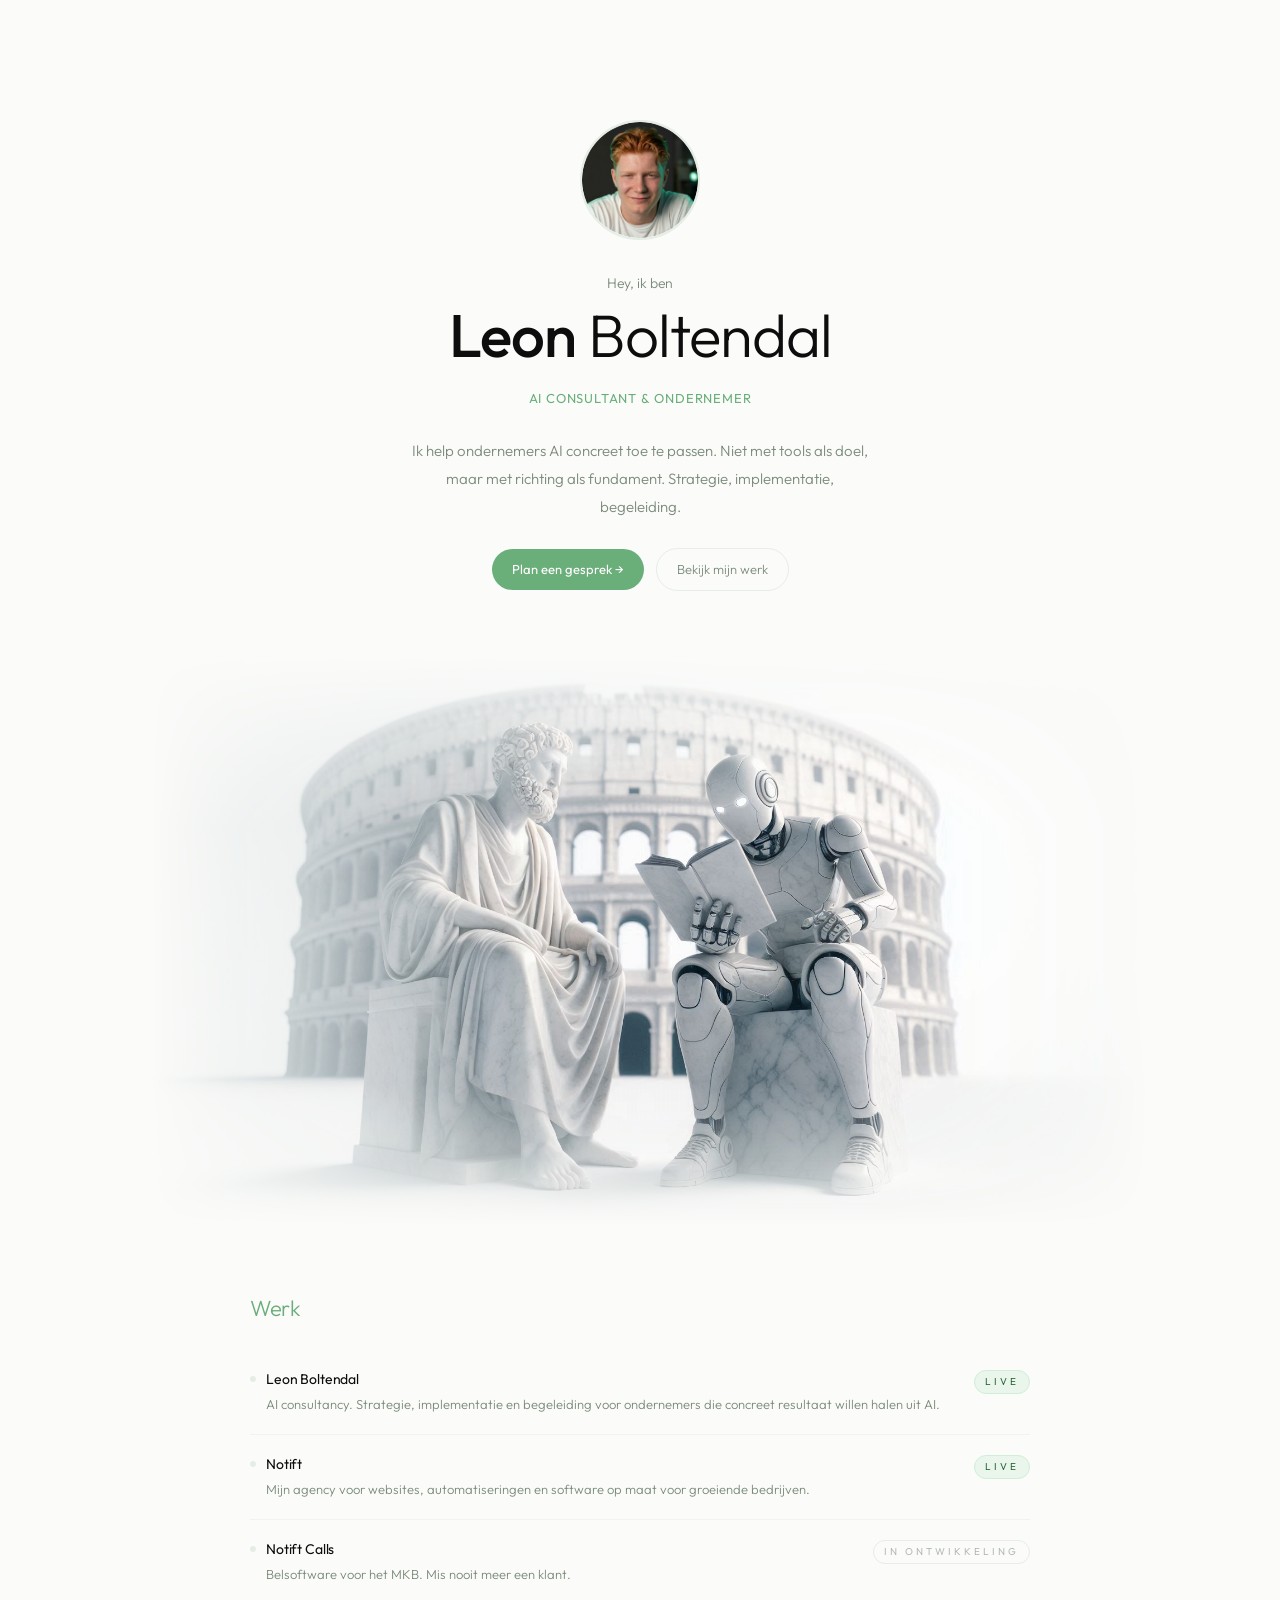
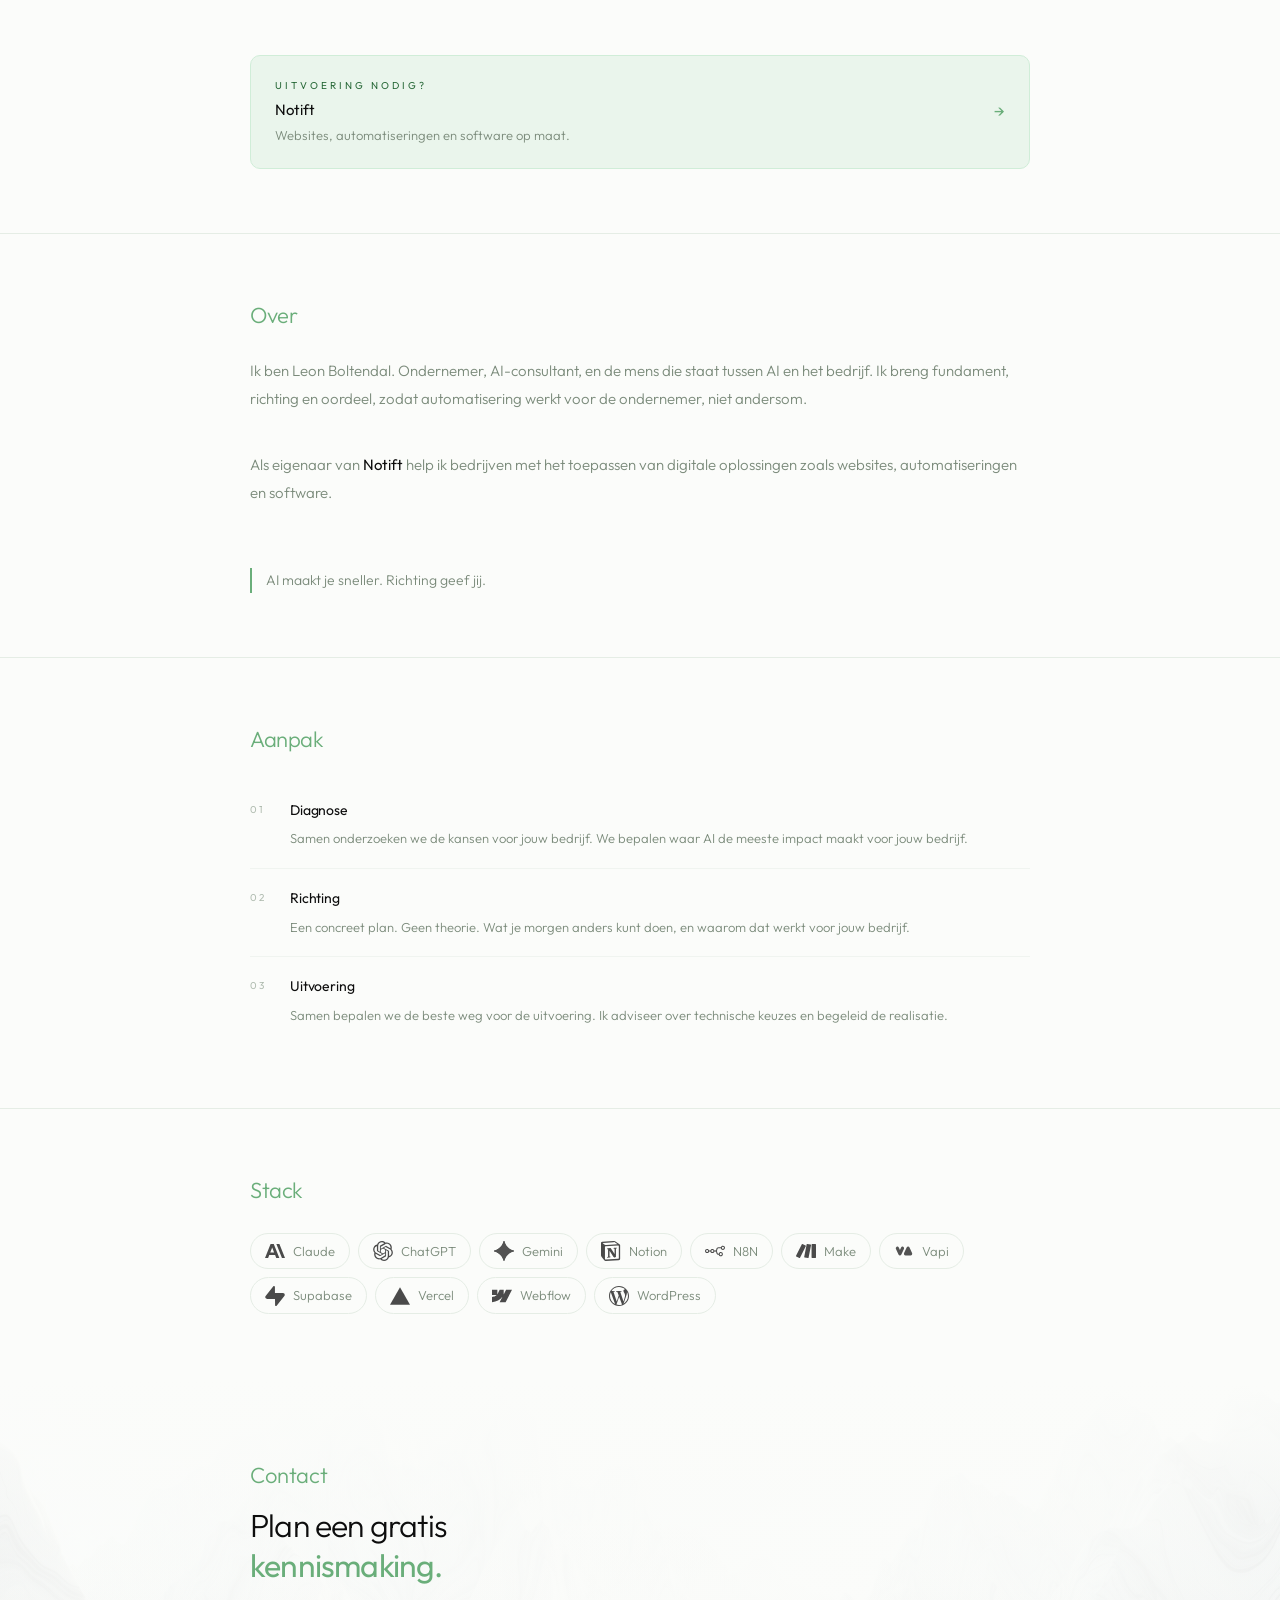
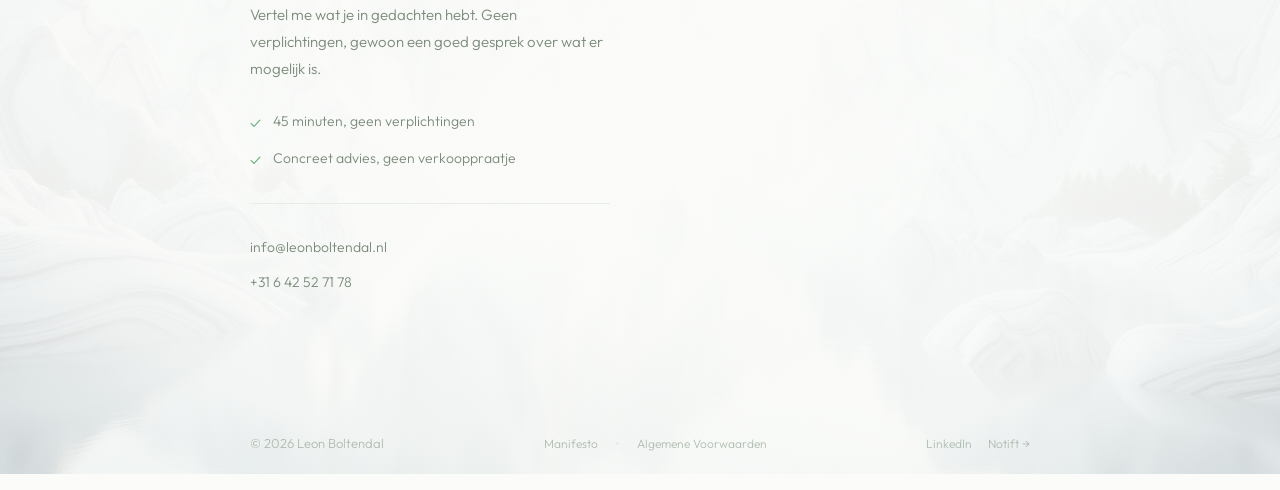
<file: index.html>
<!DOCTYPE html>
<html lang="nl">
<head>
  <meta charset="UTF-8">
  <meta name="viewport" content="width=device-width, initial-scale=1.0">
  <link rel="icon" href="assets/favicon.png" type="image/png">
  <link rel="apple-touch-icon" href="assets/apple-touch-icon.png">

  <title>Leon Boltendal | AI Consultant</title>
  <meta name="description" content="Van AI-chaos naar fundament. Strategie en implementatie voor ondernemers die willen schalen zonder hun bedrijf te verliezen.">
  <link rel="canonical" href="https://leonboltendal.nl/">

  <meta property="og:title" content="Leon Boltendal | AI Consultant">
  <meta property="og:description" content="Van AI-chaos naar fundament. Strategie en implementatie voor ondernemers die willen schalen zonder hun bedrijf te verliezen.">
  <meta property="og:type" content="website">
  <meta property="og:url" content="https://leonboltendal.nl/">
  <meta property="og:image" content="https://leonboltendal.nl/assets/og-image.jpg">
  <meta property="og:image:width" content="1792">
  <meta property="og:image:height" content="1024">
  <meta property="og:site_name" content="Leon Boltendal">
  <meta property="og:locale" content="nl_NL">
  <meta name="twitter:card" content="summary_large_image">
  <meta name="twitter:title" content="Leon Boltendal | AI Consultant">
  <meta name="twitter:description" content="AI maakt je sneller. Richting geef jij.">
  <meta name="twitter:image" content="https://leonboltendal.nl/assets/og-image.jpg">

  <link rel="preconnect" href="https://fonts.googleapis.com">
  <link rel="preconnect" href="https://fonts.gstatic.com" crossorigin>
  <link href="https://fonts.googleapis.com/css2?family=Outfit:wght@200;300;400;500&display=swap" rel="stylesheet">

  <link rel="stylesheet" href="css/style.css">

  <script type="application/ld+json">
  {
    "@context": "https://schema.org",
    "@type": "Person",
    "name": "Leon Boltendal",
    "jobTitle": "AI Consultant",
    "description": "Leon Boltendal helpt ondernemers AI concreet toepassen met fundament en richting. Strategie, implementatie en begeleiding.",
    "url": "https://leonboltendal.nl",
    "image": "https://leonboltendal.nl/assets/og-image.jpg",
    "sameAs": [
      "https://www.linkedin.com/in/leonboltendal",
      "https://notift.nl"
    ],
    "worksFor": { "@type": "Organization", "name": "Notift", "url": "https://notift.nl" },
    "knowsAbout": ["Artificial Intelligence", "AI Strategy", "Business Automation", "Digitale groei"]
  }
  </script>
</head>
<body>

<a href="#werk" class="skip-link">Naar inhoud</a>

<main>

<!-- ══ INTRO ══════════════════════════════ -->
<div class="intro-section" id="top">
  <div class="intro-inner">

    <img src="assets/leon.webp" alt="Leon Boltendal" class="intro-avatar fade">

    <div class="intro-greeting fade" data-delay="40">Hey, ik ben</div>

    <h1 class="intro-name fade" data-delay="60"><strong>Leon</strong> Boltendal</h1>

    <div class="intro-tag fade" data-delay="80">AI consultant & ondernemer</div>

    <p class="intro-bio fade" data-delay="120">
      Ik help ondernemers AI concreet toe te passen. Niet met tools als doel,
      maar met richting als fundament. Strategie, implementatie, begeleiding.
    </p>

    <div class="intro-actions fade" data-delay="180">
      <a href="#contact" class="btn-primary">Plan een gesprek →</a>
      <a href="#werk" class="btn-ghost">Bekijk mijn werk</a>
    </div>

  </div>
</div>


<!-- ══ FOTO ══════════════════════════════ -->
<div class="photo-header">
  <img
    src="assets/og-image.jpg"
    alt="Leon Boltendal"
    class="fade"
  >
</div>


<!-- ══ WERK ══════════════════════════════ -->
<section id="werk" class="section">
  <div class="section-row">

    <h2 class="section-label fade">Werk</h2>

      <div class="work-list fade" data-delay="60">

        <div class="work-item">
          <div>
            <div class="work-title">
              <div class="work-dot" aria-hidden="true"></div>
              Leon Boltendal
            </div>
            <p class="work-desc">AI consultancy. Strategie, implementatie en begeleiding voor ondernemers die concreet resultaat willen halen uit AI.</p>
          </div>
          <span class="badge badge-live">Live</span>
        </div>

        <div class="work-item">
          <div>
            <div class="work-title">
              <div class="work-dot" aria-hidden="true"></div>
              Notift
            </div>
            <p class="work-desc">Mijn agency voor websites, automatiseringen en software op maat voor groeiende bedrijven.</p>
          </div>
          <span class="badge badge-live">Live</span>
        </div>

        <div class="work-item">
          <div>
            <div class="work-title">
              <div class="work-dot" aria-hidden="true"></div>
              Notift Calls
            </div>
            <p class="work-desc">Belsoftware voor het MKB. Mis nooit meer een klant.</p>
          </div>
          <span class="badge badge-dev">In ontwikkeling</span>
        </div>

      </div>

      <a href="https://notift.nl" class="bridge-card fade" data-delay="120" target="_blank" rel="noopener noreferrer">
        <div>
          <div class="bridge-eyebrow">Uitvoering nodig?</div>
          <div class="bridge-name">Notift</div>
          <p class="bridge-desc">Websites, automatiseringen en software op maat.</p>
        </div>
        <div class="bridge-arrow" aria-hidden="true">→</div>
      </a>

  </div>
</section>


<!-- ══ OVER ══════════════════════════════ -->
<section id="over" class="section">
  <div class="section-row">

    <h2 class="section-label fade">Over</h2>

      <p class="about-text fade" data-delay="60">
        Ik ben Leon Boltendal. Ondernemer, AI-consultant,
        en de mens die staat tussen AI en het bedrijf.
        Ik breng fundament, richting en oordeel,
        zodat automatisering werkt voor de ondernemer, niet andersom.
      </p>
      <p class="about-text fade" data-delay="120">
        Als eigenaar van <strong>Notift</strong> help ik bedrijven met het toepassen van digitale oplossingen zoals websites, automatiseringen en software.
      </p>

      <blockquote class="quote fade" data-delay="180">
        AI maakt je sneller. Richting geef jij.
      </blockquote>

  </div>
</section>


<!-- ══ AANPAK ══════════════════════════════ -->
<section class="section">
  <div class="section-row">

    <h2 class="section-label fade">Aanpak</h2>

    <div class="aanpak-list">

      <div class="aanpak-item fade" data-delay="0">
        <span class="aanpak-num">01</span>
        <div>
          <div class="aanpak-title">Diagnose</div>
          <p class="aanpak-desc">Samen onderzoeken we de kansen voor jouw bedrijf. We bepalen waar AI de meeste impact maakt voor jouw bedrijf.</p>
        </div>
      </div>

      <div class="aanpak-item fade" data-delay="80">
        <span class="aanpak-num">02</span>
        <div>
          <div class="aanpak-title">Richting</div>
          <p class="aanpak-desc">Een concreet plan. Geen theorie. Wat je morgen anders kunt doen, en waarom dat werkt voor jouw bedrijf.</p>
        </div>
      </div>

      <div class="aanpak-item fade" data-delay="160">
        <span class="aanpak-num">03</span>
        <div>
          <div class="aanpak-title">Uitvoering</div>
          <p class="aanpak-desc">Samen bepalen we de beste weg voor de uitvoering. Ik adviseer over technische keuzes en begeleid de realisatie.</p>
        </div>
      </div>

    </div>

  </div>
</section>


<!-- ══ STACK ══════════════════════════════ -->
<section class="section">
  <div class="section-row">

    <h2 class="section-label fade">Stack</h2>

    <div class="stack-grid fade" data-delay="60">
      <div class="stack-pill"><img src="assets/logos/claude.svg" alt="Claude" class="stack-logo"> Claude</div>
      <div class="stack-pill"><img src="assets/logos/chatgpt.svg" alt="ChatGPT" class="stack-logo"> ChatGPT</div>
      <div class="stack-pill"><img src="assets/logos/gemini.svg" alt="Gemini" class="stack-logo"> Gemini</div>
      <div class="stack-pill"><img src="assets/logos/notion.svg" alt="Notion" class="stack-logo"> Notion</div>
      <div class="stack-pill"><img src="assets/logos/n8n.svg" alt="N8N" class="stack-logo"> N8N</div>
      <div class="stack-pill"><img src="assets/logos/make.svg" alt="Make.com" class="stack-logo"> Make</div>
      <div class="stack-pill"><img src="assets/logos/vapi.svg" alt="Vapi" class="stack-logo"> Vapi</div>
      <div class="stack-pill"><img src="assets/logos/supabase.svg" alt="Supabase" class="stack-logo"> Supabase</div>
      <div class="stack-pill"><img src="assets/logos/vercel.svg" alt="Vercel" class="stack-logo"> Vercel</div>
      <div class="stack-pill"><img src="assets/logos/webflow.svg" alt="Webflow" class="stack-logo"> Webflow</div>
      <div class="stack-pill"><img src="assets/logos/wordpress.svg" alt="WordPress" class="stack-logo"> WordPress</div>
    </div>

  </div>
</section>

</main>

<!-- ══ CONTACT ══════════════════════════════ -->
<section id="contact" class="section contact-section" style="background-image: url('assets/background-mountains.jpeg');">
  <div class="section-row">
    <div class="contact-grid">

      <div class="contact-left fade">
      <h2 class="section-label">Contact</h2>
      <h3 class="contact-title fade" data-delay="60">
        Plan een gratis<br><em>kennismaking.</em>
      </h3>
      <p class="contact-sub fade" data-delay="120">Vertel me wat je in gedachten hebt. Geen verplichtingen, gewoon een goed gesprek over wat er mogelijk is.</p>
      <div class="contact-meta fade" data-delay="180">
        <div class="contact-meta-item">
          <span>✓</span>
          <span>45 minuten, geen verplichtingen</span>
        </div>
        <div class="contact-meta-item">
          <span>✓</span>
          <span>Concreet advies, geen verkooppraatje</span>
        </div>
      </div>

      <div class="contact-meta fade" data-delay="220" style="margin-top: 32px; padding-top: 32px; border-top: 1px solid var(--border);">
        <div class="contact-meta-item">
          <a href="mailto:info@leonboltendal.nl">info@leonboltendal.nl</a>
        </div>
        <div class="contact-meta-item">
          <a href="tel:+31642527178">+31 6 42 52 71 78</a>
        </div>
      </div>
    </div>

      <!-- Cal inline embed -->
      <div style="width:100%;height:100%;overflow:auto" id="my-cal-inline-introductie-gesprek"></div>

    </div>

    <div class="footer-inner fade" data-delay="280" style="margin-top: 80px; padding-top: 36px; padding-bottom: 20px;">
      <span class="footer-name">© <span id="year-contact" style="color: inherit;"></span> Leon Boltendal</span>
      <div class="footer-mid">
        <a href="/manifesto">Manifesto</a>
        <div class="dot" aria-hidden="true"></div>
        <a href="/algemene-voorwaarden">Algemene Voorwaarden</a>
      </div>
      <div class="footer-socials">
        <a href="https://www.linkedin.com/in/leonboltendal" target="_blank" rel="noopener noreferrer">LinkedIn</a>
        <a href="https://notift.nl" target="_blank" rel="noopener noreferrer">Notift →</a>
      </div>
    </div>

  </div>
</section>



<!-- ══ SCRIPTS ══════════════════════════════ -->

<!-- Cal inline embed -->
<script type="text/javascript">
  (function (C, A, L) { let p = function (a, ar) { a.q.push(ar); }; let d = C.document; C.Cal = C.Cal || function () { let cal = C.Cal; let ar = arguments; if (!cal.loaded) { cal.ns = {}; cal.q = cal.q || []; d.head.appendChild(d.createElement("script")).src = A; cal.loaded = true; } if (ar[0] === L) { const api = function () { p(api, arguments); }; const namespace = ar[1]; api.q = api.q || []; if(typeof namespace === "string"){cal.ns[namespace] = cal.ns[namespace] || api;p(cal.ns[namespace], ar);p(cal, ["initNamespace", namespace]);} else p(cal, ar); return;} p(cal, ar); }; })(window, "https://app.cal.com/embed/embed.js", "init");
  Cal("init", "introductie-gesprek", {origin:"https://app.cal.com"});

  Cal.ns["introductie-gesprek"]("inline", {
    elementOrSelector:"#my-cal-inline-introductie-gesprek",
    config: {"layout":"month_view","useSlotsViewOnSmallScreen":"true","theme":"light"},
    calLink: "leonboltendal/introductie-gesprek",
  });

  Cal.ns["introductie-gesprek"]("ui", {"theme":"light","cssVarsPerTheme":{"light":{"cal-brand":"#6AAE7A"},"dark":{"cal-brand":"#6AAE7A"}},"hideEventTypeDetails":true,"layout":"month_view"});
</script>

<script src="js/main.js" defer></script>

<script>
  document.addEventListener('DOMContentLoaded', function() {
    var year = new Date().getFullYear();
    var yearContact = document.getElementById('year-contact');
    if (yearContact) yearContact.textContent = year;
  });
</script>

</body>
</html>
</file>
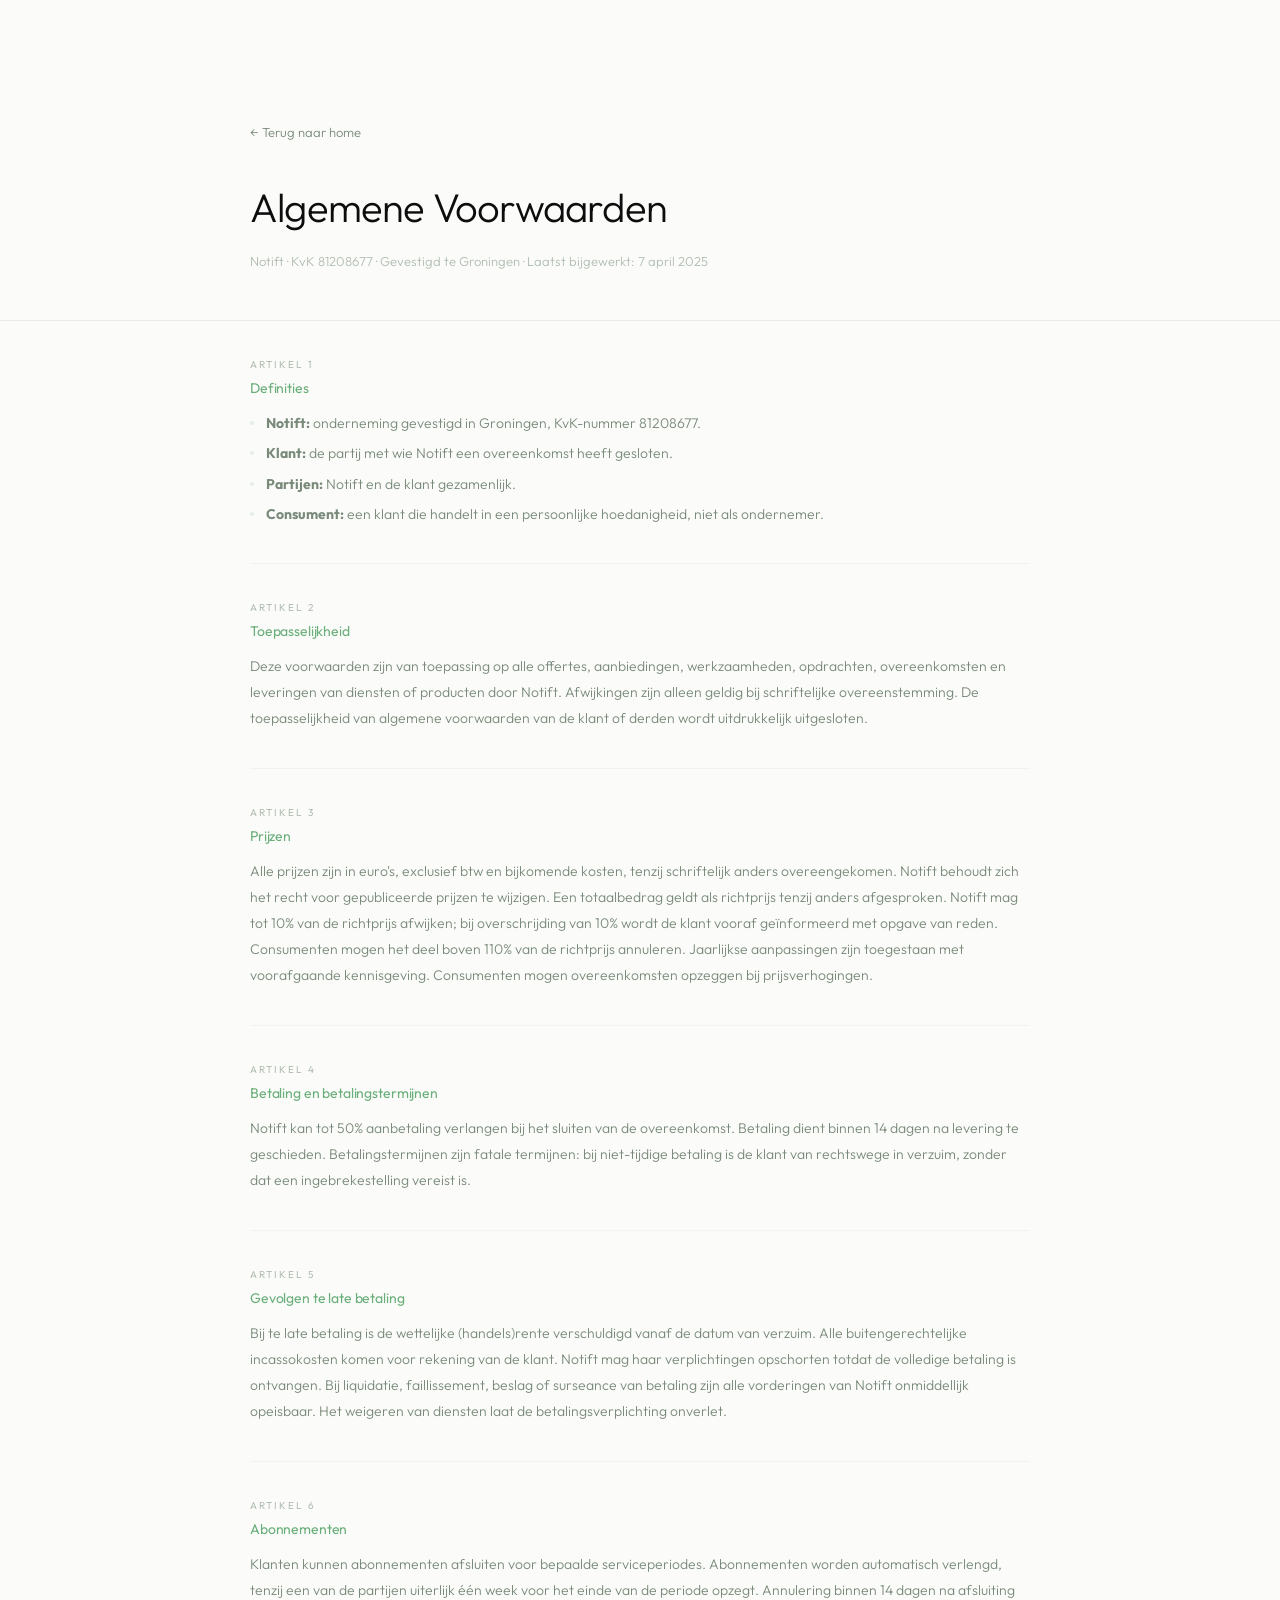
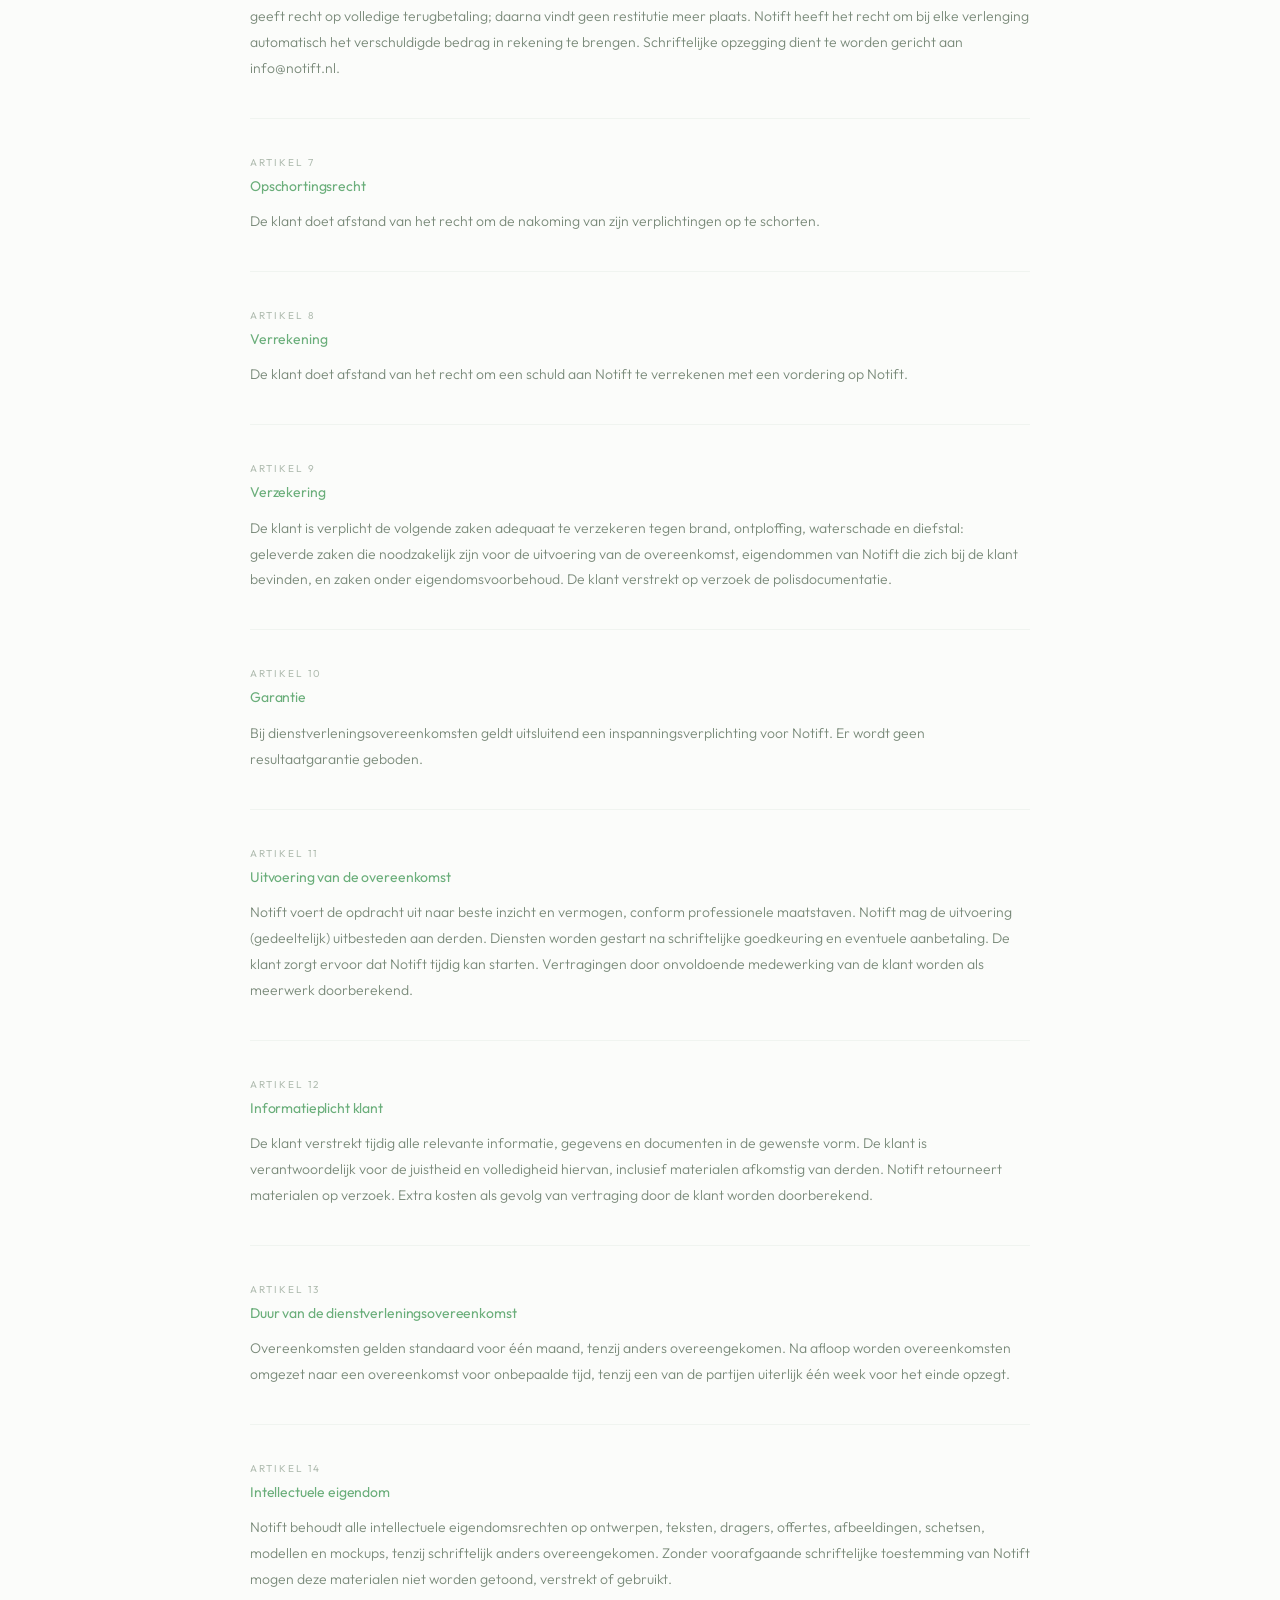
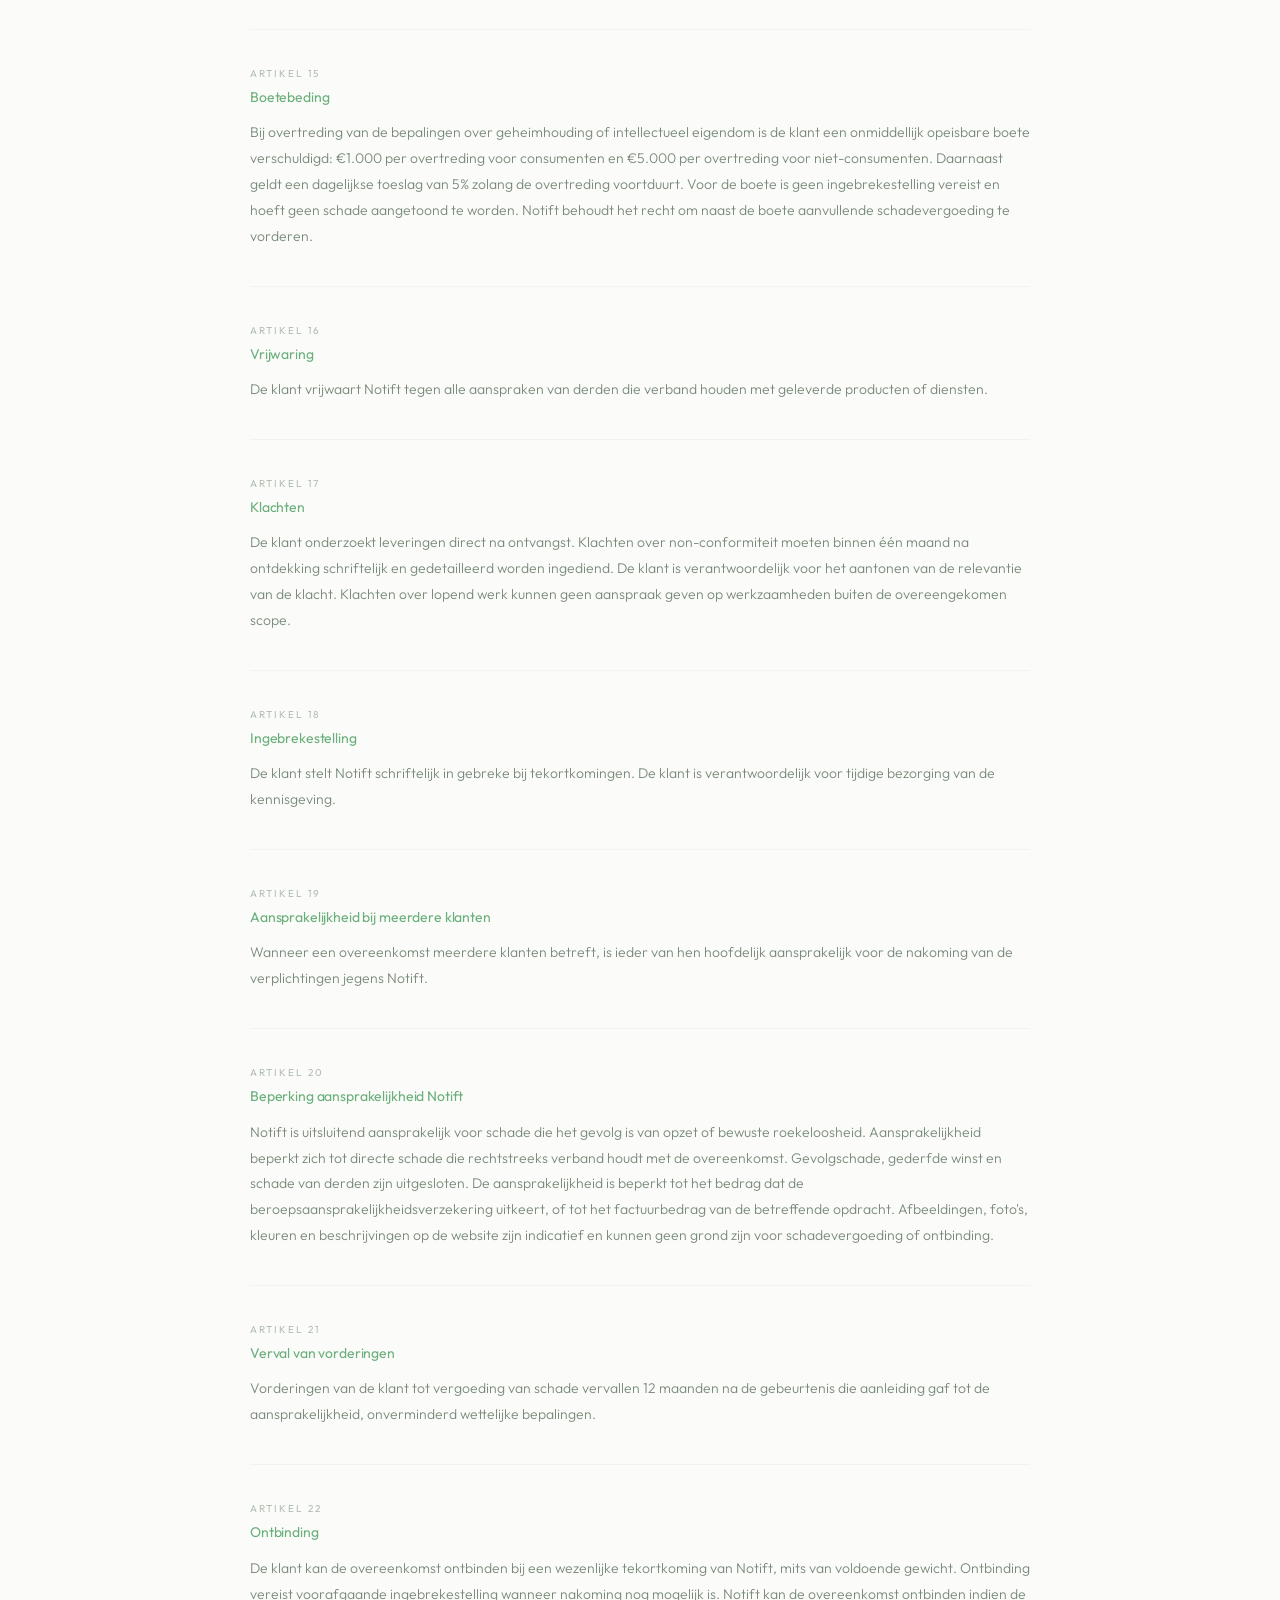
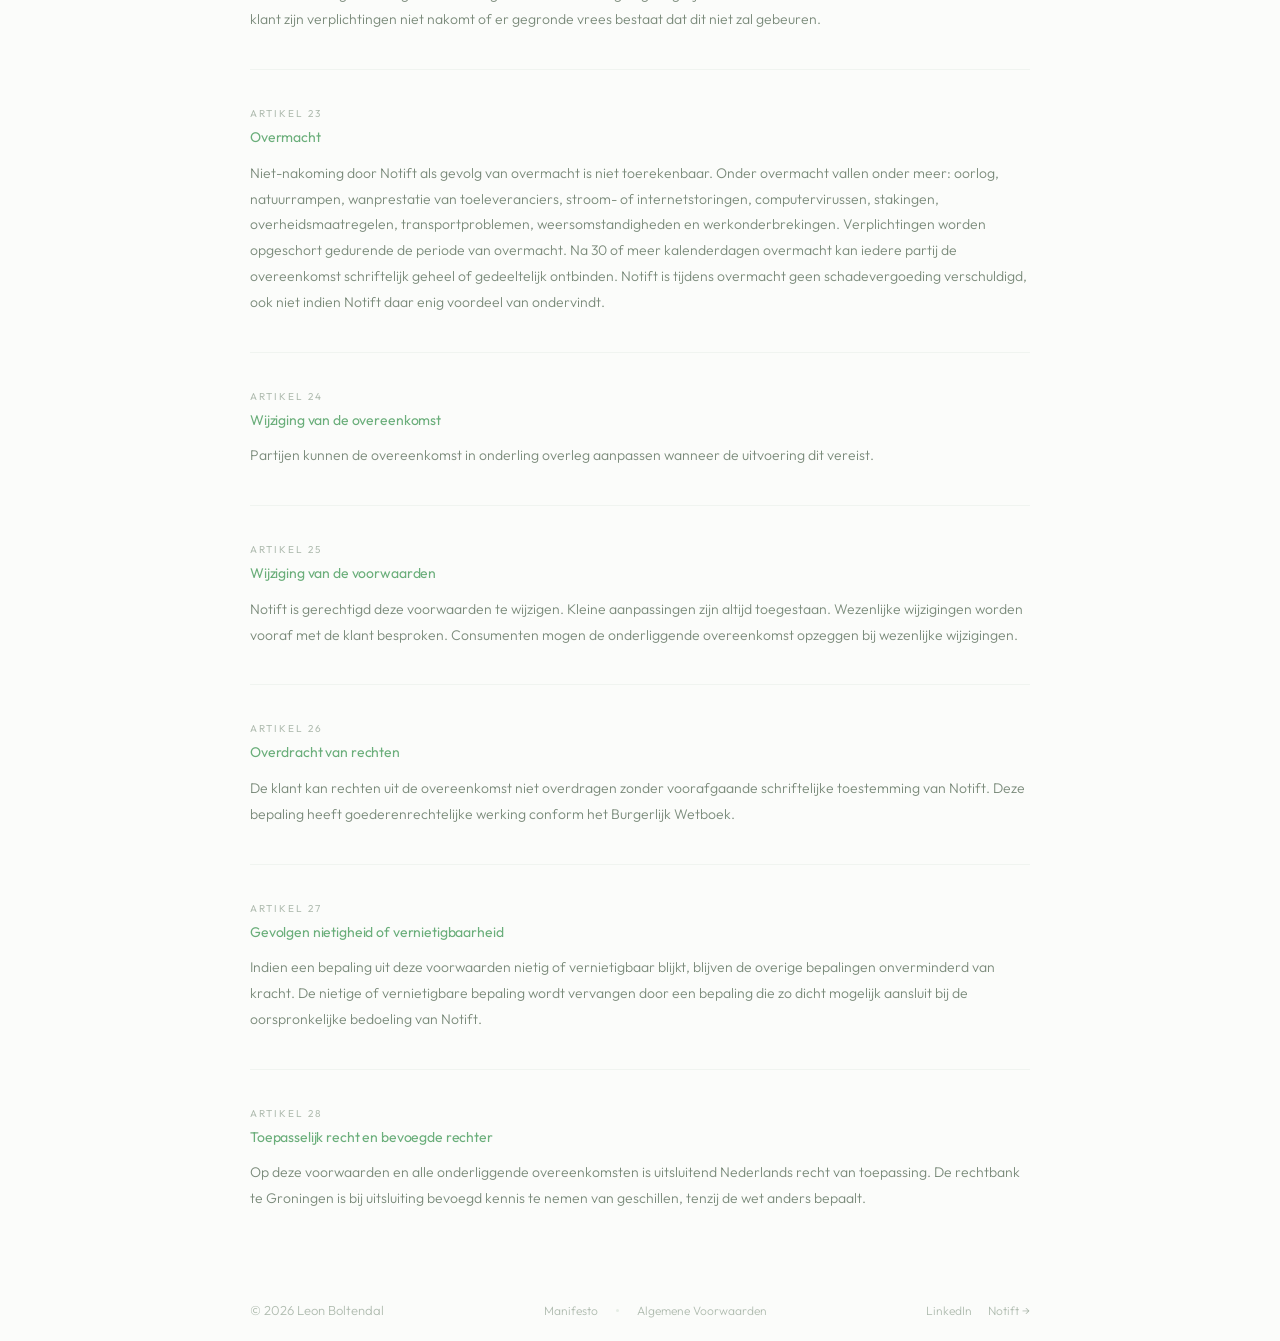
<file: algemene-voorwaarden/index.html>
<!DOCTYPE html>
<html lang="nl">
<head>
  <meta charset="UTF-8">
  <meta name="viewport" content="width=device-width, initial-scale=1.0">
  <link rel="icon" href="../assets/favicon.png" type="image/png">
  <link rel="apple-touch-icon" href="../assets/apple-touch-icon.png">

  <title>Algemene Voorwaarden | Leon Boltendal</title>
  <meta name="description" content="Algemene voorwaarden van Leon Boltendal / Notift.">
  <link rel="canonical" href="https://leonboltendal.nl/algemene-voorwaarden">

  <meta name="robots" content="noindex">

  <link rel="preconnect" href="https://fonts.googleapis.com">
  <link rel="preconnect" href="https://fonts.gstatic.com" crossorigin>
  <link href="https://fonts.googleapis.com/css2?family=Outfit:wght@200;300;400;500&display=swap" rel="stylesheet">

  <link rel="stylesheet" href="../css/style.css">
</head>
<body>

<a href="#av-content" class="skip-link">Naar inhoud</a>

<!-- ══ HEADER ══════════════════════════════ -->
<div class="av-header">
  <div class="av-header-inner">
    <a href="/" class="av-back">← Terug naar home</a>
    <h1 class="av-title">Algemene Voorwaarden</h1>
    <p class="av-meta">Notift · KvK 81208677 · Gevestigd te Groningen · Laatst bijgewerkt: 7 april 2025</p>
  </div>
</div>


<!-- ══ INHOUD ══════════════════════════════ -->
<main id="av-content">
<div style="padding: 0 0 32px;">
<div class="av-body">

  <div class="av-article">
    <div class="av-article-num">Artikel 1</div>
    <div class="av-article-title">Definities</div>
    <ul>
      <li><strong>Notift:</strong> onderneming gevestigd in Groningen, KvK-nummer 81208677.</li>
      <li><strong>Klant:</strong> de partij met wie Notift een overeenkomst heeft gesloten.</li>
      <li><strong>Partijen:</strong> Notift en de klant gezamenlijk.</li>
      <li><strong>Consument:</strong> een klant die handelt in een persoonlijke hoedanigheid, niet als ondernemer.</li>
    </ul>
  </div>

  <div class="av-article">
    <div class="av-article-num">Artikel 2</div>
    <div class="av-article-title">Toepasselijkheid</div>
    <p>Deze voorwaarden zijn van toepassing op alle offertes, aanbiedingen, werkzaamheden, opdrachten, overeenkomsten en leveringen van diensten of producten door Notift. Afwijkingen zijn alleen geldig bij schriftelijke overeenstemming. De toepasselijkheid van algemene voorwaarden van de klant of derden wordt uitdrukkelijk uitgesloten.</p>
  </div>

  <div class="av-article">
    <div class="av-article-num">Artikel 3</div>
    <div class="av-article-title">Prijzen</div>
    <p>Alle prijzen zijn in euro's, exclusief btw en bijkomende kosten, tenzij schriftelijk anders overeengekomen. Notift behoudt zich het recht voor gepubliceerde prijzen te wijzigen. Een totaalbedrag geldt als richtprijs tenzij anders afgesproken. Notift mag tot 10% van de richtprijs afwijken; bij overschrijding van 10% wordt de klant vooraf geïnformeerd met opgave van reden. Consumenten mogen het deel boven 110% van de richtprijs annuleren. Jaarlijkse aanpassingen zijn toegestaan met voorafgaande kennisgeving. Consumenten mogen overeenkomsten opzeggen bij prijsverhogingen.</p>
  </div>

  <div class="av-article">
    <div class="av-article-num">Artikel 4</div>
    <div class="av-article-title">Betaling en betalingstermijnen</div>
    <p>Notift kan tot 50% aanbetaling verlangen bij het sluiten van de overeenkomst. Betaling dient binnen 14 dagen na levering te geschieden. Betalingstermijnen zijn fatale termijnen: bij niet-tijdige betaling is de klant van rechtswege in verzuim, zonder dat een ingebrekestelling vereist is.</p>
  </div>

  <div class="av-article">
    <div class="av-article-num">Artikel 5</div>
    <div class="av-article-title">Gevolgen te late betaling</div>
    <p>Bij te late betaling is de wettelijke (handels)rente verschuldigd vanaf de datum van verzuim. Alle buitengerechtelijke incassokosten komen voor rekening van de klant. Notift mag haar verplichtingen opschorten totdat de volledige betaling is ontvangen. Bij liquidatie, faillissement, beslag of surseance van betaling zijn alle vorderingen van Notift onmiddellijk opeisbaar. Het weigeren van diensten laat de betalingsverplichting onverlet.</p>
  </div>

  <div class="av-article">
    <div class="av-article-num">Artikel 6</div>
    <div class="av-article-title">Abonnementen</div>
    <p>Klanten kunnen abonnementen afsluiten voor bepaalde serviceperiodes. Abonnementen worden automatisch verlengd, tenzij een van de partijen uiterlijk één week voor het einde van de periode opzegt. Annulering binnen 14 dagen na afsluiting geeft recht op volledige terugbetaling; daarna vindt geen restitutie meer plaats. Notift heeft het recht om bij elke verlenging automatisch het verschuldigde bedrag in rekening te brengen. Schriftelijke opzegging dient te worden gericht aan info@notift.nl.</p>
  </div>

  <div class="av-article">
    <div class="av-article-num">Artikel 7</div>
    <div class="av-article-title">Opschortingsrecht</div>
    <p>De klant doet afstand van het recht om de nakoming van zijn verplichtingen op te schorten.</p>
  </div>

  <div class="av-article">
    <div class="av-article-num">Artikel 8</div>
    <div class="av-article-title">Verrekening</div>
    <p>De klant doet afstand van het recht om een schuld aan Notift te verrekenen met een vordering op Notift.</p>
  </div>

  <div class="av-article">
    <div class="av-article-num">Artikel 9</div>
    <div class="av-article-title">Verzekering</div>
    <p>De klant is verplicht de volgende zaken adequaat te verzekeren tegen brand, ontploffing, waterschade en diefstal: geleverde zaken die noodzakelijk zijn voor de uitvoering van de overeenkomst, eigendommen van Notift die zich bij de klant bevinden, en zaken onder eigendomsvoorbehoud. De klant verstrekt op verzoek de polisdocumentatie.</p>
  </div>

  <div class="av-article">
    <div class="av-article-num">Artikel 10</div>
    <div class="av-article-title">Garantie</div>
    <p>Bij dienstverleningsovereenkomsten geldt uitsluitend een inspanningsverplichting voor Notift. Er wordt geen resultaatgarantie geboden.</p>
  </div>

  <div class="av-article">
    <div class="av-article-num">Artikel 11</div>
    <div class="av-article-title">Uitvoering van de overeenkomst</div>
    <p>Notift voert de opdracht uit naar beste inzicht en vermogen, conform professionele maatstaven. Notift mag de uitvoering (gedeeltelijk) uitbesteden aan derden. Diensten worden gestart na schriftelijke goedkeuring en eventuele aanbetaling. De klant zorgt ervoor dat Notift tijdig kan starten. Vertragingen door onvoldoende medewerking van de klant worden als meerwerk doorberekend.</p>
  </div>

  <div class="av-article">
    <div class="av-article-num">Artikel 12</div>
    <div class="av-article-title">Informatieplicht klant</div>
    <p>De klant verstrekt tijdig alle relevante informatie, gegevens en documenten in de gewenste vorm. De klant is verantwoordelijk voor de juistheid en volledigheid hiervan, inclusief materialen afkomstig van derden. Notift retourneert materialen op verzoek. Extra kosten als gevolg van vertraging door de klant worden doorberekend.</p>
  </div>

  <div class="av-article">
    <div class="av-article-num">Artikel 13</div>
    <div class="av-article-title">Duur van de dienstverleningsovereenkomst</div>
    <p>Overeenkomsten gelden standaard voor één maand, tenzij anders overeengekomen. Na afloop worden overeenkomsten omgezet naar een overeenkomst voor onbepaalde tijd, tenzij een van de partijen uiterlijk één week voor het einde opzegt.</p>
  </div>

  <div class="av-article">
    <div class="av-article-num">Artikel 14</div>
    <div class="av-article-title">Intellectuele eigendom</div>
    <p>Notift behoudt alle intellectuele eigendomsrechten op ontwerpen, teksten, dragers, offertes, afbeeldingen, schetsen, modellen en mockups, tenzij schriftelijk anders overeengekomen. Zonder voorafgaande schriftelijke toestemming van Notift mogen deze materialen niet worden getoond, verstrekt of gebruikt.</p>
  </div>

  <div class="av-article">
    <div class="av-article-num">Artikel 15</div>
    <div class="av-article-title">Boetebeding</div>
    <p>Bij overtreding van de bepalingen over geheimhouding of intellectueel eigendom is de klant een onmiddellijk opeisbare boete verschuldigd: €1.000 per overtreding voor consumenten en €5.000 per overtreding voor niet-consumenten. Daarnaast geldt een dagelijkse toeslag van 5% zolang de overtreding voortduurt. Voor de boete is geen ingebrekestelling vereist en hoeft geen schade aangetoond te worden. Notift behoudt het recht om naast de boete aanvullende schadevergoeding te vorderen.</p>
  </div>

  <div class="av-article">
    <div class="av-article-num">Artikel 16</div>
    <div class="av-article-title">Vrijwaring</div>
    <p>De klant vrijwaart Notift tegen alle aanspraken van derden die verband houden met geleverde producten of diensten.</p>
  </div>

  <div class="av-article">
    <div class="av-article-num">Artikel 17</div>
    <div class="av-article-title">Klachten</div>
    <p>De klant onderzoekt leveringen direct na ontvangst. Klachten over non-conformiteit moeten binnen één maand na ontdekking schriftelijk en gedetailleerd worden ingediend. De klant is verantwoordelijk voor het aantonen van de relevantie van de klacht. Klachten over lopend werk kunnen geen aanspraak geven op werkzaamheden buiten de overeengekomen scope.</p>
  </div>

  <div class="av-article">
    <div class="av-article-num">Artikel 18</div>
    <div class="av-article-title">Ingebrekestelling</div>
    <p>De klant stelt Notift schriftelijk in gebreke bij tekortkomingen. De klant is verantwoordelijk voor tijdige bezorging van de kennisgeving.</p>
  </div>

  <div class="av-article">
    <div class="av-article-num">Artikel 19</div>
    <div class="av-article-title">Aansprakelijkheid bij meerdere klanten</div>
    <p>Wanneer een overeenkomst meerdere klanten betreft, is ieder van hen hoofdelijk aansprakelijk voor de nakoming van de verplichtingen jegens Notift.</p>
  </div>

  <div class="av-article">
    <div class="av-article-num">Artikel 20</div>
    <div class="av-article-title">Beperking aansprakelijkheid Notift</div>
    <p>Notift is uitsluitend aansprakelijk voor schade die het gevolg is van opzet of bewuste roekeloosheid. Aansprakelijkheid beperkt zich tot directe schade die rechtstreeks verband houdt met de overeenkomst. Gevolgschade, gederfde winst en schade van derden zijn uitgesloten. De aansprakelijkheid is beperkt tot het bedrag dat de beroepsaansprakelijkheidsverzekering uitkeert, of tot het factuurbedrag van de betreffende opdracht. Afbeeldingen, foto's, kleuren en beschrijvingen op de website zijn indicatief en kunnen geen grond zijn voor schadevergoeding of ontbinding.</p>
  </div>

  <div class="av-article">
    <div class="av-article-num">Artikel 21</div>
    <div class="av-article-title">Verval van vorderingen</div>
    <p>Vorderingen van de klant tot vergoeding van schade vervallen 12 maanden na de gebeurtenis die aanleiding gaf tot de aansprakelijkheid, onverminderd wettelijke bepalingen.</p>
  </div>

  <div class="av-article">
    <div class="av-article-num">Artikel 22</div>
    <div class="av-article-title">Ontbinding</div>
    <p>De klant kan de overeenkomst ontbinden bij een wezenlijke tekortkoming van Notift, mits van voldoende gewicht. Ontbinding vereist voorafgaande ingebrekestelling wanneer nakoming nog mogelijk is. Notift kan de overeenkomst ontbinden indien de klant zijn verplichtingen niet nakomt of er gegronde vrees bestaat dat dit niet zal gebeuren.</p>
  </div>

  <div class="av-article">
    <div class="av-article-num">Artikel 23</div>
    <div class="av-article-title">Overmacht</div>
    <p>Niet-nakoming door Notift als gevolg van overmacht is niet toerekenbaar. Onder overmacht vallen onder meer: oorlog, natuurrampen, wanprestatie van toeleveranciers, stroom- of internetstoringen, computervirussen, stakingen, overheidsmaatregelen, transportproblemen, weersomstandigheden en werkonderbrekingen. Verplichtingen worden opgeschort gedurende de periode van overmacht. Na 30 of meer kalenderdagen overmacht kan iedere partij de overeenkomst schriftelijk geheel of gedeeltelijk ontbinden. Notift is tijdens overmacht geen schadevergoeding verschuldigd, ook niet indien Notift daar enig voordeel van ondervindt.</p>
  </div>

  <div class="av-article">
    <div class="av-article-num">Artikel 24</div>
    <div class="av-article-title">Wijziging van de overeenkomst</div>
    <p>Partijen kunnen de overeenkomst in onderling overleg aanpassen wanneer de uitvoering dit vereist.</p>
  </div>

  <div class="av-article">
    <div class="av-article-num">Artikel 25</div>
    <div class="av-article-title">Wijziging van de voorwaarden</div>
    <p>Notift is gerechtigd deze voorwaarden te wijzigen. Kleine aanpassingen zijn altijd toegestaan. Wezenlijke wijzigingen worden vooraf met de klant besproken. Consumenten mogen de onderliggende overeenkomst opzeggen bij wezenlijke wijzigingen.</p>
  </div>

  <div class="av-article">
    <div class="av-article-num">Artikel 26</div>
    <div class="av-article-title">Overdracht van rechten</div>
    <p>De klant kan rechten uit de overeenkomst niet overdragen zonder voorafgaande schriftelijke toestemming van Notift. Deze bepaling heeft goederenrechtelijke werking conform het Burgerlijk Wetboek.</p>
  </div>

  <div class="av-article">
    <div class="av-article-num">Artikel 27</div>
    <div class="av-article-title">Gevolgen nietigheid of vernietigbaarheid</div>
    <p>Indien een bepaling uit deze voorwaarden nietig of vernietigbaar blijkt, blijven de overige bepalingen onverminderd van kracht. De nietige of vernietigbare bepaling wordt vervangen door een bepaling die zo dicht mogelijk aansluit bij de oorspronkelijke bedoeling van Notift.</p>
  </div>

  <div class="av-article">
    <div class="av-article-num">Artikel 28</div>
    <div class="av-article-title">Toepasselijk recht en bevoegde rechter</div>
    <p>Op deze voorwaarden en alle onderliggende overeenkomsten is uitsluitend Nederlands recht van toepassing. De rechtbank te Groningen is bij uitsluiting bevoegd kennis te nemen van geschillen, tenzij de wet anders bepaalt.</p>
  </div>

</div>
</div>
</main>

<div class="footer-inner" style="margin-top: 0; padding-top: 20px; padding-bottom: 20px;">
  <span class="footer-name">© <span id="year-contact" style="color: inherit;"></span> Leon Boltendal</span>
  <div class="footer-mid">
    <a href="/manifesto">Manifesto</a>
    <div class="dot" aria-hidden="true"></div>
    <a href="/algemene-voorwaarden">Algemene Voorwaarden</a>
  </div>
  <div class="footer-socials">
    <a href="https://www.linkedin.com/in/leonboltendal" target="_blank" rel="noopener noreferrer">LinkedIn</a>
    <a href="https://notift.nl" target="_blank" rel="noopener noreferrer">Notift →</a>
  </div>
</div>

<script src="../js/main.js" defer></script>
<script>
  document.addEventListener('DOMContentLoaded', function() {
    document.getElementById('year-contact').textContent = new Date().getFullYear();
  });
</script>

</body>
</html>
</file>
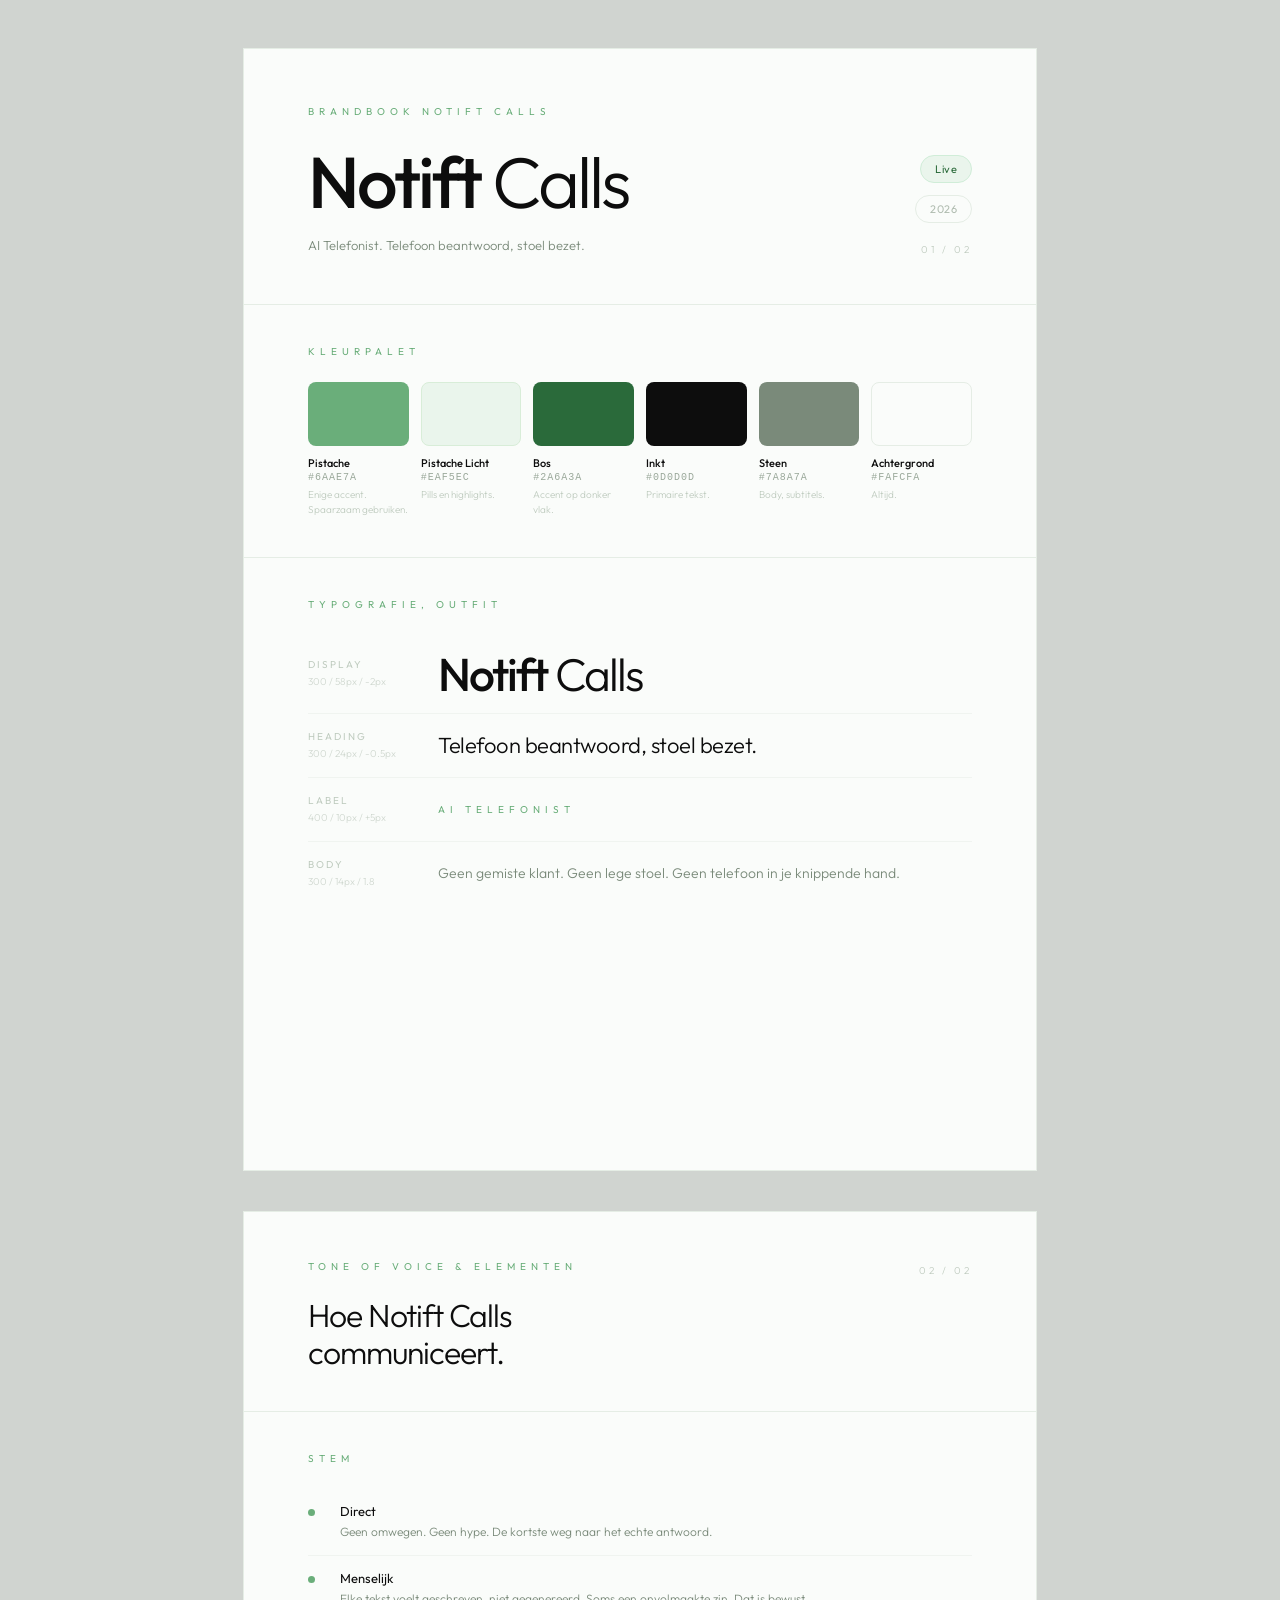
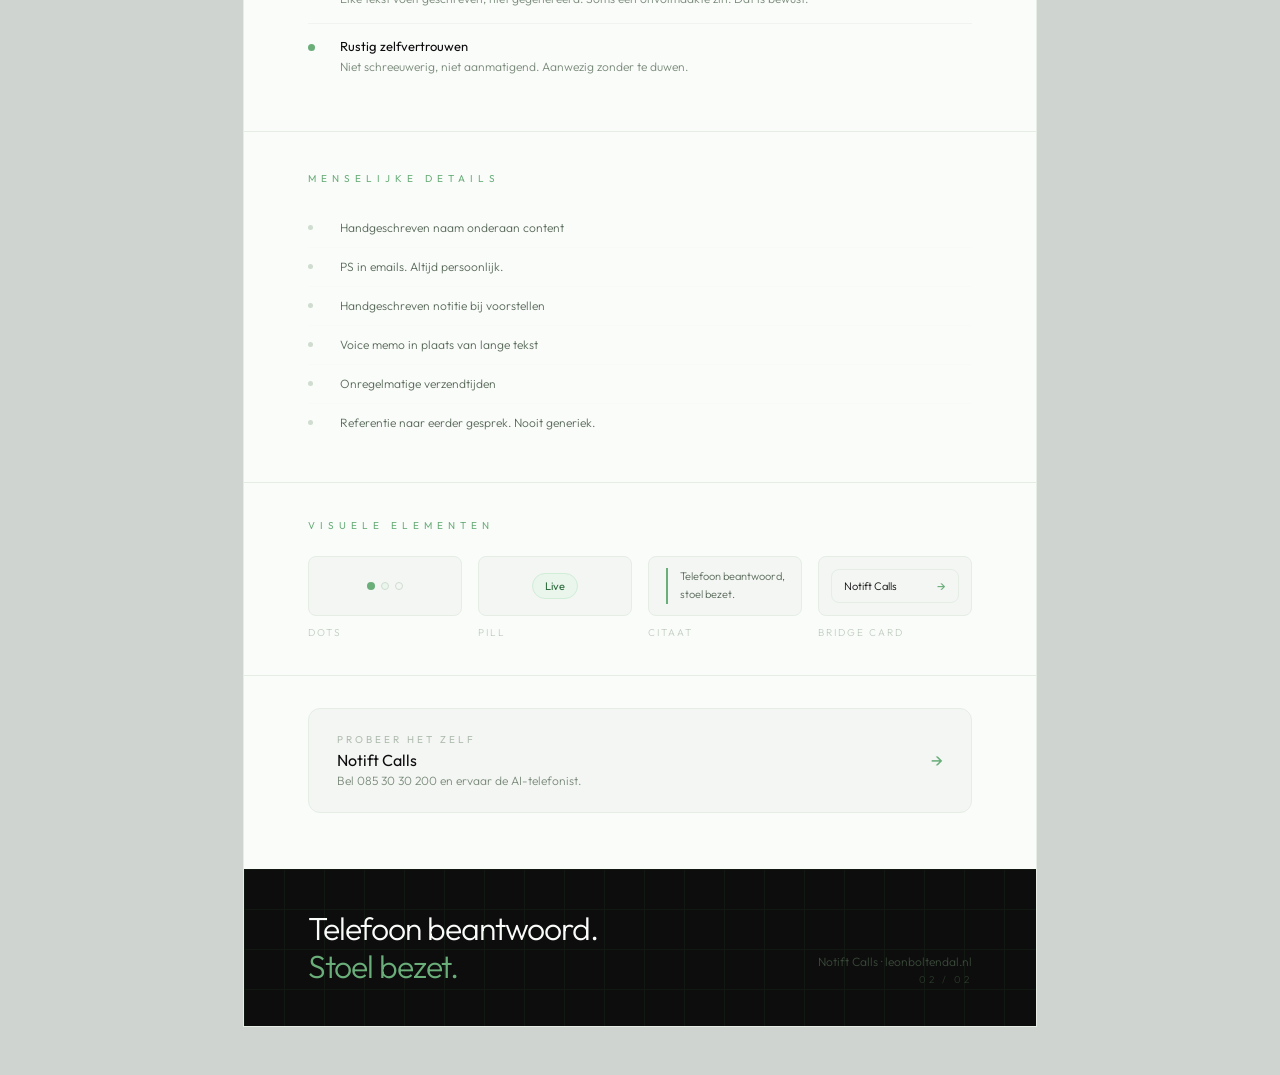
<file: brandbook/index.html>
<!DOCTYPE html>
<html lang="nl">
<head>
  <meta charset="UTF-8">
  <meta name="viewport" content="width=device-width, initial-scale=1.0">
  <meta name="robots" content="noindex, nofollow">
  <title>Notift Calls, Brandbook</title>
  <link href="https://fonts.googleapis.com/css2?family=Outfit:wght@200;300;400;500;600&display=swap" rel="stylesheet">
  <style>
    *, *::before, *::after { margin: 0; padding: 0; box-sizing: border-box; }

    body {
      background: #D0D4D0;
      padding: 48px 24px;
      font-family: 'Outfit', sans-serif;
      display: flex;
      flex-direction: column;
      align-items: center;
      gap: 40px;
      -webkit-font-smoothing: antialiased;
    }

    .page {
      width: 794px;
      min-height: 1123px;
      background: #FAFCFA;
      border: 1px solid #E5EDE5;
      position: relative;
      overflow: hidden;
      display: flex;
      flex-direction: column;
    }

    /* ── SHARED ── */
    .section-label {
      font-size: 10px;
      font-weight: 400;
      letter-spacing: 5px;
      text-transform: uppercase;
      color: #6AAE7A;
      margin-bottom: 24px;
    }

    /* ══════════════════════════════
       PAGE 1
    ══════════════════════════════ */

    /* Hero header */
    .p1-hero {
      padding: 56px 64px 48px;
      border-bottom: 1px solid #E5EDE5;
      display: flex;
      align-items: flex-end;
      justify-content: space-between;
      position: relative;
    }

    .p1-hero .hero-left {}

    .p1-hero .page-label {
      font-size: 10px;
      font-weight: 400;
      letter-spacing: 5px;
      text-transform: uppercase;
      color: #6AAE7A;
      margin-bottom: 32px;
    }

    .p1-hero .name-mark {
      font-size: 72px;
      font-weight: 300;
      color: #0D0D0D;
      line-height: 0.9;
      letter-spacing: -3px;
    }

    .p1-hero .name-mark strong { font-weight: 500; }

    .p1-hero .tagline {
      font-size: 13px;
      font-weight: 300;
      color: #7A8A7A;
      margin-top: 20px;
      line-height: 1.6;
    }

    .p1-hero .hero-right {
      display: flex;
      flex-direction: column;
      align-items: flex-end;
      gap: 12px;
    }

    .p1-hero .pill {
      padding: 6px 14px;
      border-radius: 100px;
      font-size: 11px;
      font-weight: 400;
      letter-spacing: 0.5px;
    }

    .pill-green { background: #EAF5EC; color: #2A6A3A; border: 1px solid #D0EDD8; }
    .pill-outline { background: transparent; border: 1px solid #E5EDE5; color: #B0BCB0; }

    .p1-hero .page-num {
      font-size: 10px;
      font-weight: 300;
      letter-spacing: 3px;
      color: #C0CCC0;
      margin-top: 8px;
    }

    /* Color section */
    .p1-colors {
      padding: 40px 64px;
      border-bottom: 1px solid #E5EDE5;
    }

    .colors-row {
      display: flex;
      gap: 12px;
    }

    .color-swatch { flex: 1; }

    .swatch-block {
      height: 64px;
      border-radius: 8px;
      margin-bottom: 10px;
    }

    .swatch-name {
      font-size: 11px;
      font-weight: 500;
      color: #0D0D0D;
      margin-bottom: 2px;
    }

    .swatch-hex {
      font-size: 10px;
      font-weight: 300;
      color: #9AA89A;
      letter-spacing: 1px;
      font-family: monospace;
    }

    .swatch-desc {
      font-size: 10px;
      font-weight: 300;
      color: #C0CCC0;
      margin-top: 4px;
      line-height: 1.5;
    }

    /* Type section */
    .p1-type {
      padding: 40px 64px;
      flex: 1;
    }

    .type-row {
      display: grid;
      grid-template-columns: 110px 1fr;
      gap: 20px;
      align-items: center;
      padding: 16px 0;
      border-bottom: 1px solid #F0F4F0;
    }

    .type-row:last-child { border-bottom: none; }

    .type-meta .meta-name {
      font-size: 10px;
      font-weight: 400;
      letter-spacing: 2px;
      text-transform: uppercase;
      color: #C0CCC0;
    }

    .type-meta .meta-spec {
      font-size: 10px;
      font-weight: 300;
      color: #D0D8D0;
      margin-top: 3px;
      line-height: 1.5;
    }

    /* ══════════════════════════════
       PAGE 2
    ══════════════════════════════ */

    .p2-header {
      padding: 48px 64px 40px;
      border-bottom: 1px solid #E5EDE5;
      display: flex;
      align-items: flex-start;
      justify-content: space-between;
    }

    .p2-header h2 {
      font-size: 32px;
      font-weight: 300;
      color: #0D0D0D;
      letter-spacing: -1px;
      line-height: 1.15;
    }

    .p2-header .page-num {
      font-size: 10px;
      font-weight: 300;
      letter-spacing: 3px;
      color: #C0CCC0;
      margin-top: 4px;
    }

    /* Voice, list style like preview-leon */
    .p2-voice {
      padding: 40px 64px;
      border-bottom: 1px solid #E5EDE5;
    }

    .voice-list { display: flex; flex-direction: column; }

    .voice-row {
      display: grid;
      grid-template-columns: 16px 1fr;
      gap: 16px;
      align-items: start;
      padding: 14px 0;
      border-bottom: 1px solid #F0F4F0;
    }

    .voice-row:last-child { border-bottom: none; }

    .voice-dot {
      width: 7px;
      height: 7px;
      border-radius: 50%;
      background: #6AAE7A;
      margin-top: 6px;
      flex-shrink: 0;
    }

    .voice-title {
      font-size: 13px;
      font-weight: 400;
      color: #0D0D0D;
      margin-bottom: 3px;
    }

    .voice-text {
      font-size: 12px;
      font-weight: 300;
      color: #7A8A7A;
      line-height: 1.65;
    }

    /* Menselijke details */
    .p2-details {
      padding: 40px 64px;
      border-bottom: 1px solid #E5EDE5;
    }

    .details-list { display: flex; flex-direction: column; gap: 0; }

    .detail-row {
      display: grid;
      grid-template-columns: 16px 1fr;
      gap: 16px;
      align-items: center;
      padding: 10px 0;
      border-bottom: 1px solid #F8FAF8;
    }

    .detail-row:last-child { border-bottom: none; }

    .detail-dot {
      width: 5px;
      height: 5px;
      border-radius: 50%;
      background: #D0DCD0;
      flex-shrink: 0;
    }

    .detail-text {
      font-size: 12px;
      font-weight: 300;
      color: #5A6A5A;
      line-height: 1.5;
    }

    /* Visual elements */
    .p2-elements {
      padding: 36px 64px;
      border-bottom: 1px solid #E5EDE5;
    }

    .elements-row {
      display: grid;
      grid-template-columns: repeat(4, 1fr);
      gap: 16px;
    }

    .el-item {
      display: flex;
      flex-direction: column;
      gap: 10px;
    }

    .el-demo {
      height: 60px;
      background: #F4F6F4;
      border-radius: 8px;
      border: 1px solid #E5EDE5;
      display: flex;
      align-items: center;
      justify-content: center;
    }

    .el-name {
      font-size: 10px;
      font-weight: 300;
      letter-spacing: 2px;
      text-transform: uppercase;
      color: #C0CCC0;
    }

    /* Bridge card, from preview-leon */
    .p2-bridge {
      padding: 32px 64px;
      flex: 1;
      display: flex;
      flex-direction: column;
      justify-content: flex-end;
    }

    .bridge-card {
      background: #F4F6F4;
      border: 1px solid #E5EDE5;
      border-radius: 12px;
      padding: 24px 28px;
      display: flex;
      align-items: center;
      justify-content: space-between;
      gap: 20px;
      margin-bottom: 24px;
    }

    .bridge-label {
      font-size: 10px;
      font-weight: 400;
      letter-spacing: 3px;
      text-transform: uppercase;
      color: #B0BCB0;
      margin-bottom: 4px;
    }

    .bridge-title {
      font-size: 16px;
      font-weight: 400;
      color: #0D0D0D;
      margin-bottom: 3px;
    }

    .bridge-desc {
      font-size: 12px;
      font-weight: 300;
      color: #7A8A7A;
    }

    .bridge-arrow {
      font-size: 18px;
      color: #6AAE7A;
      flex-shrink: 0;
    }

    /* Dark tagline footer */
    .tagline-section {
      background: #0D0D0D;
      padding: 40px 64px;
      display: flex;
      align-items: flex-end;
      justify-content: space-between;
      position: relative;
      overflow: hidden;
    }

    .tagline-section::before {
      content: '';
      position: absolute;
      inset: 0;
      background-image:
        linear-gradient(#1A2A1A 1px, transparent 1px),
        linear-gradient(90deg, #1A2A1A 1px, transparent 1px);
      background-size: 40px 40px;
      opacity: 0.4;
      z-index: 0;
    }

    .tagline-section > * { position: relative; z-index: 1; }

    .big-tagline {
      font-size: 32px;
      font-weight: 300;
      color: #FAFCFA;
      letter-spacing: -1px;
      line-height: 1.2;
    }

    .big-tagline em { font-style: normal; color: #6AAE7A; }

    .footer-right {
      text-align: right;
    }

    .footer-name {
      font-size: 12px;
      font-weight: 300;
      color: #3A4A3A;
      margin-bottom: 4px;
    }

    .footer-page {
      font-size: 10px;
      font-weight: 300;
      letter-spacing: 3px;
      color: #2A3A2A;
    }

  </style>
</head>
<body>

  <!-- ══ PAGE 1 ══ -->
  <div class="page">

    <div class="p1-hero">
      <div class="hero-left">
        <div class="page-label">Brandbook Notift Calls</div>
        <div class="name-mark"><strong>Notift</strong> Calls</div>
        <div class="tagline">AI Telefonist. Telefoon beantwoord, stoel bezet.</div>
      </div>
      <div class="hero-right">
        <span class="pill pill-green">Live</span>
        <span class="pill pill-outline">2026</span>
        <div class="page-num">01 / 02</div>
      </div>
    </div>

    <div class="p1-colors">
      <div class="section-label">Kleurpalet</div>
      <div class="colors-row">

        <div class="color-swatch">
          <div class="swatch-block" style="background:#6AAE7A;"></div>
          <div class="swatch-name">Pistache</div>
          <div class="swatch-hex">#6AAE7A</div>
          <div class="swatch-desc">Enige accent. Spaarzaam gebruiken.</div>
        </div>

        <div class="color-swatch">
          <div class="swatch-block" style="background:#EAF5EC; border:1px solid #D8EDD8;"></div>
          <div class="swatch-name">Pistache Licht</div>
          <div class="swatch-hex">#EAF5EC</div>
          <div class="swatch-desc">Pills en highlights.</div>
        </div>

        <div class="color-swatch">
          <div class="swatch-block" style="background:#2A6A3A;"></div>
          <div class="swatch-name">Bos</div>
          <div class="swatch-hex">#2A6A3A</div>
          <div class="swatch-desc">Accent op donker vlak.</div>
        </div>

        <div class="color-swatch">
          <div class="swatch-block" style="background:#0D0D0D;"></div>
          <div class="swatch-name">Inkt</div>
          <div class="swatch-hex">#0D0D0D</div>
          <div class="swatch-desc">Primaire tekst.</div>
        </div>

        <div class="color-swatch">
          <div class="swatch-block" style="background:#7A8A7A;"></div>
          <div class="swatch-name">Steen</div>
          <div class="swatch-hex">#7A8A7A</div>
          <div class="swatch-desc">Body, subtitels.</div>
        </div>

        <div class="color-swatch">
          <div class="swatch-block" style="background:#FAFCFA; border:1px solid #E5EDE5;"></div>
          <div class="swatch-name">Achtergrond</div>
          <div class="swatch-hex">#FAFCFA</div>
          <div class="swatch-desc">Altijd.</div>
        </div>

      </div>
    </div>

    <div class="p1-type">
      <div class="section-label">Typografie, Outfit</div>

      <div class="type-row">
        <div class="type-meta">
          <div class="meta-name">Display</div>
          <div class="meta-spec">300 / 58px / -2px</div>
        </div>
        <span style="font-size:46px;font-weight:300;color:#0D0D0D;letter-spacing:-2px;line-height:1;"><strong style="font-weight:500;">Notift</strong> Calls</span>
      </div>

      <div class="type-row">
        <div class="type-meta">
          <div class="meta-name">Heading</div>
          <div class="meta-spec">300 / 24px / -0.5px</div>
        </div>
        <span style="font-size:22px;font-weight:300;color:#0D0D0D;letter-spacing:-0.5px;">Telefoon beantwoord, stoel bezet.</span>
      </div>

      <div class="type-row">
        <div class="type-meta">
          <div class="meta-name">Label</div>
          <div class="meta-spec">400 / 10px / +5px</div>
        </div>
        <span style="font-size:10px;font-weight:400;color:#6AAE7A;letter-spacing:5px;text-transform:uppercase;">AI Telefonist</span>
      </div>

      <div class="type-row">
        <div class="type-meta">
          <div class="meta-name">Body</div>
          <div class="meta-spec">300 / 14px / 1.8</div>
        </div>
        <span style="font-size:14px;font-weight:300;color:#7A8A7A;line-height:1.8;">Geen gemiste klant. Geen lege stoel. Geen telefoon in je knippende hand.</span>
      </div>

    </div>

  </div>


  <!-- ══ PAGE 2 ══ -->
  <div class="page">

    <div class="p2-header">
      <div>
        <div class="section-label">Tone of Voice & Elementen</div>
        <h2>Hoe Notift Calls<br>communiceert.</h2>
      </div>
      <div class="page-num">02 / 02</div>
    </div>

    <!-- Voice -->
    <div class="p2-voice">
      <div class="section-label">Stem</div>
      <div class="voice-list">

        <div class="voice-row">
          <div class="voice-dot"></div>
          <div>
            <div class="voice-title">Direct</div>
            <div class="voice-text">Geen omwegen. Geen hype. De kortste weg naar het echte antwoord.</div>
          </div>
        </div>

        <div class="voice-row">
          <div class="voice-dot"></div>
          <div>
            <div class="voice-title">Menselijk</div>
            <div class="voice-text">Elke tekst voelt geschreven, niet gegenereerd. Soms een onvolmaakte zin. Dat is bewust.</div>
          </div>
        </div>

        <div class="voice-row">
          <div class="voice-dot"></div>
          <div>
            <div class="voice-title">Rustig zelfvertrouwen</div>
            <div class="voice-text">Niet schreeuwerig, niet aanmatigend. Aanwezig zonder te duwen.</div>
          </div>
        </div>

      </div>
    </div>

    <!-- Menselijke details -->
    <div class="p2-details">
      <div class="section-label">Menselijke details</div>
      <div class="details-list">
        <div class="detail-row"><div class="detail-dot"></div><div class="detail-text">Handgeschreven naam onderaan content</div></div>
        <div class="detail-row"><div class="detail-dot"></div><div class="detail-text">PS in emails. Altijd persoonlijk.</div></div>
        <div class="detail-row"><div class="detail-dot"></div><div class="detail-text">Handgeschreven notitie bij voorstellen</div></div>
        <div class="detail-row"><div class="detail-dot"></div><div class="detail-text">Voice memo in plaats van lange tekst</div></div>
        <div class="detail-row"><div class="detail-dot"></div><div class="detail-text">Onregelmatige verzendtijden</div></div>
        <div class="detail-row"><div class="detail-dot"></div><div class="detail-text">Referentie naar eerder gesprek. Nooit generiek.</div></div>
      </div>
    </div>

    <!-- Visuele elementen -->
    <div class="p2-elements">
      <div class="section-label">Visuele elementen</div>
      <div class="elements-row">

        <div class="el-item">
          <div class="el-demo">
            <div style="display:flex;gap:6px;">
              <div style="width:8px;height:8px;border-radius:50%;background:#6AAE7A;"></div>
              <div style="width:8px;height:8px;border-radius:50%;background:#EAF5EC;border:1px solid #D0DCD0;"></div>
              <div style="width:8px;height:8px;border-radius:50%;border:1px solid #D0DCD0;"></div>
            </div>
          </div>
          <div class="el-name">Dots</div>
        </div>

        <div class="el-item">
          <div class="el-demo">
            <div style="padding:5px 12px;border-radius:100px;background:#EAF5EC;color:#2A6A3A;font-size:11px;font-weight:400;border:1px solid #D0EDD8;">Live</div>
          </div>
          <div class="el-name">Pill</div>
        </div>

        <div class="el-item">
          <div class="el-demo">
            <div style="border-left:2px solid #6AAE7A;padding-left:12px;font-size:11px;font-weight:300;color:#5A6A5A;line-height:1.6;">Telefoon beantwoord,<br>stoel bezet.</div>
          </div>
          <div class="el-name">Citaat</div>
        </div>

        <div class="el-item">
          <div class="el-demo" style="padding:0 12px;">
            <div style="background:#F4F6F4;border:1px solid #E5EDE5;border-radius:8px;padding:8px 12px;width:100%;display:flex;align-items:center;justify-content:space-between;">
              <span style="font-size:11px;font-weight:300;color:#0D0D0D;">Notift Calls</span>
              <span style="font-size:13px;color:#6AAE7A;">→</span>
            </div>
          </div>
          <div class="el-name">Bridge card</div>
        </div>

      </div>
    </div>

    <!-- Bridge voorbeeld -->
    <div class="p2-bridge">
      <div class="bridge-card">
        <div>
          <div class="bridge-label">Probeer het zelf</div>
          <div class="bridge-title">Notift Calls</div>
          <div class="bridge-desc">Bel 085 30 30 200 en ervaar de AI-telefonist.</div>
        </div>
        <div class="bridge-arrow">→</div>
      </div>
    </div>

    <!-- Dark tagline -->
    <div class="tagline-section">
      <div class="big-tagline">
        Telefoon beantwoord.<br><em>Stoel bezet.</em>
      </div>
      <div class="footer-right">
        <div class="footer-name">Notift Calls · leonboltendal.nl</div>
        <div class="footer-page">02 / 02</div>
      </div>
    </div>

  </div>

</body>
</html>
</file>
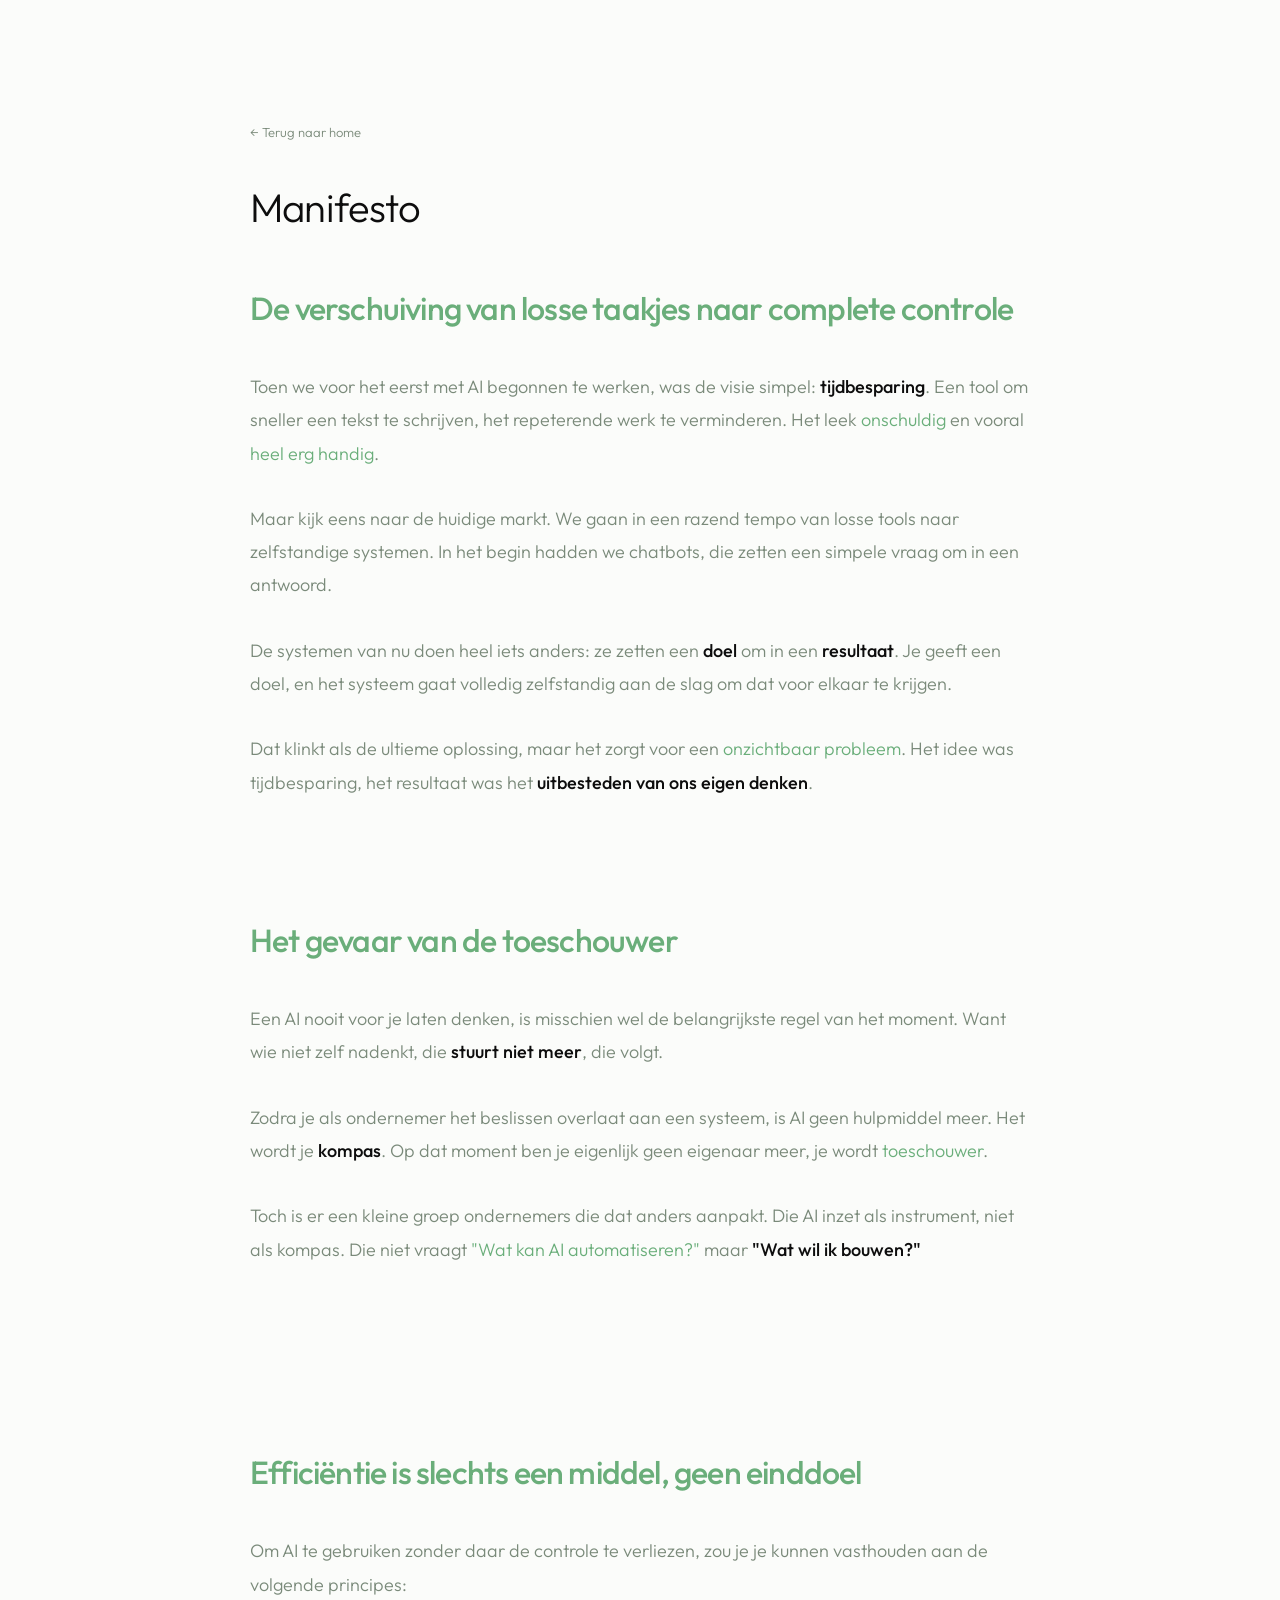
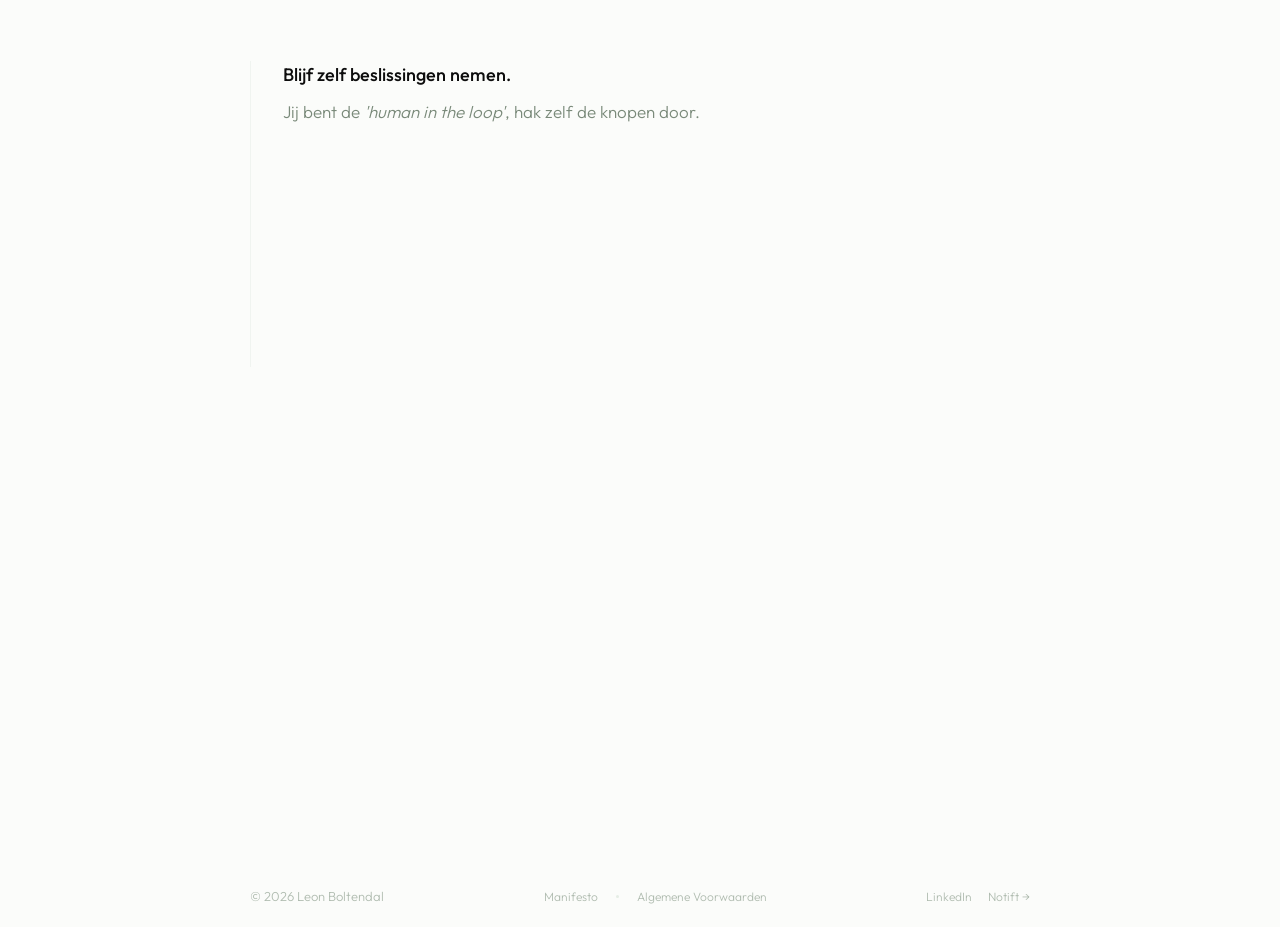
<file: manifesto/index.html>
<!DOCTYPE html>
<html lang="nl">
<head>
  <meta charset="UTF-8">
  <meta name="viewport" content="width=device-width, initial-scale=1.0">
  <link rel="icon" href="../assets/favicon.png" type="image/png">
  <link rel="apple-touch-icon" href="../assets/apple-touch-icon.png">

  <title>Manifesto | Leon Boltendal</title>
  <meta name="description" content="Een visie op AI, autonomie en waarom het verschil tussen twee soorten ondernemers de komende jaren bepalend wordt.">
  <link rel="canonical" href="https://leonboltendal.nl/manifesto">

  <meta property="og:title" content="Manifesto | Leon Boltendal">
  <meta property="og:description" content="Een visie op AI, autonomie en waarom het verschil tussen twee soorten ondernemers de komende jaren bepalend wordt.">
  <meta property="og:type" content="article">
  <meta property="og:url" content="https://leonboltendal.nl/manifesto">
  <meta property="og:image" content="https://leonboltendal.nl/assets/og-image.jpg">
  <meta property="og:image:width" content="1792">
  <meta property="og:image:height" content="1024">
  <meta property="og:site_name" content="Leon Boltendal">
  <meta property="og:locale" content="nl_NL">
  <meta name="twitter:card" content="summary_large_image">
  <meta name="twitter:title" content="Manifesto | Leon Boltendal">
  <meta name="twitter:description" content="AI maakt je sneller. De richting geef jij.">
  <meta name="twitter:image" content="https://leonboltendal.nl/assets/og-image.jpg">

  <script type="application/ld+json">
  {
    "@context": "https://schema.org",
    "@type": "Article",
    "headline": "Manifesto, Leon Boltendal",
    "description": "Over de verschuiving van losse AI-tools naar complete controle, en wat dat betekent voor ondernemers.",
    "author": {
      "@type": "Person",
      "name": "Leon Boltendal",
      "url": "https://leonboltendal.nl"
    },
    "publisher": {
      "@type": "Person",
      "name": "Leon Boltendal",
      "url": "https://leonboltendal.nl"
    },
    "url": "https://leonboltendal.nl/manifesto",
    "image": "https://leonboltendal.nl/assets/og-image.jpg"
  }
  </script>

  <link rel="preconnect" href="https://fonts.googleapis.com">
  <link rel="preconnect" href="https://fonts.gstatic.com" crossorigin>
  <link href="https://fonts.googleapis.com/css2?family=Outfit:wght@200;300;400;500&display=swap" rel="stylesheet">

  <link rel="stylesheet" href="../css/style.css">
</head>
<body>

<a href="#manifesto-content" class="skip-link">Naar inhoud</a>

<!-- ══ HEADER ══════════════════════════════ -->
<div class="manifesto-header">
  <div class="manifesto-header-inner fade" data-delay="0">
    <a href="/" class="manifesto-back">← Terug naar home</a>
    <h1 class="manifesto-title">Manifesto</h1>
  </div>
</div>


<!-- ══ INHOUD ══════════════════════════════ -->
<main id="manifesto-content">
<div class="manifesto-body">

  <!-- Sectie 1: De Verschuiving -->
  <div class="manifesto-section">
    <h2 class="manifesto-lead fade" data-delay="100">
      <strong>De verschuiving van losse taakjes naar complete controle</strong>
    </h2>

    <p class="manifesto-text fade" data-delay="200">
      Toen we voor het eerst met AI begonnen te werken, was de visie simpel: <strong>tijdbesparing</strong>.
      Een tool om sneller een tekst te schrijven, het repeterende werk te verminderen.
      Het leek <em>onschuldig</em> en vooral <em>heel erg handig</em>.
    </p>

    <p class="manifesto-text fade" data-delay="300">
      Maar kijk eens naar de huidige markt. We gaan in een razend tempo van losse tools naar zelfstandige systemen.
      In het begin hadden we chatbots, die zetten een simpele vraag om in een antwoord.
    </p>

    <p class="manifesto-text fade" data-delay="400">
      De systemen van nu doen heel iets anders: ze zetten een <strong>doel</strong> om in een <strong>resultaat</strong>.
      Je geeft een doel, en het systeem gaat volledig zelfstandig aan de slag om dat voor elkaar te krijgen.
    </p>

    <p class="manifesto-text fade" data-delay="500">
      Dat klinkt als de ultieme oplossing, maar het zorgt voor een <em>onzichtbaar probleem</em>.
      Het idee was tijdbesparing, het resultaat was het <strong>uitbesteden van ons eigen denken</strong>.
    </p>
  </div>

  <!-- Sectie 2: Het Gevaar -->
  <div class="manifesto-section">
    <h2 class="manifesto-lead fade" data-delay="100">
      <strong>Het gevaar van de toeschouwer</strong>
    </h2>

    <p class="manifesto-text fade" data-delay="200">
      Een AI nooit voor je laten denken, is misschien wel de belangrijkste regel van het moment.
      Want wie niet zelf nadenkt, die <strong>stuurt niet meer</strong>, die volgt.
    </p>

    <p class="manifesto-text fade" data-delay="300">
      Zodra je als ondernemer het beslissen overlaat aan een systeem, is AI geen hulpmiddel meer. Het wordt je <strong>kompas</strong>.
      Op dat moment ben je eigenlijk geen eigenaar meer, je wordt <em>toeschouwer</em>.
    </p>

    <p class="manifesto-text fade" data-delay="400">
      Toch is er een kleine groep ondernemers die dat anders aanpakt. Die AI inzet als instrument, niet als kompas.
      Die niet vraagt <em>"Wat kan AI automatiseren?"</em> maar <strong>"Wat wil ik bouwen?"</strong>
    </p>

    <p class="manifesto-text fade" data-delay="500">
      Het verschil tussen die twee groepen wordt in de komende jaren bepalend.
    </p>
  </div>

  <!-- Sectie 3: Principes -->
  <div class="manifesto-section">
    <h2 class="manifesto-lead fade" data-delay="100">
      <strong>Efficiëntie is slechts een middel, geen einddoel</strong>
    </h2>

    <p class="manifesto-text fade" data-delay="200">
      Om AI te gebruiken zonder daar de controle te verliezen, zou je je kunnen vasthouden aan de volgende principes:
    </p>

    <ul class="manifesto-list">
      <li class="manifesto-list-item fade" data-delay="300">
        <span class="manifesto-list-title">Blijf zelf beslissingen nemen.</span>
        <span class="manifesto-list-desc">Jij bent de <em>'human in the loop'</em>, hak zelf de knopen door.</span>
      </li>
      <li class="manifesto-list-item fade" data-delay="400">
        <span class="manifesto-list-title">Blijf nieuwsgierig.</span>
        <span class="manifesto-list-desc">Laat AI je vragen niet wegnemen, de technologie vraagt er juist om dat jij scherp blijft.</span>
      </li>
      <li class="manifesto-list-item fade" data-delay="500">
        <span class="manifesto-list-title">Blijf creëren.</span>
        <span class="manifesto-list-desc">Kijk niet alleen hoe je uren en kosten wegsnijdt, zoek naar manieren om <strong>extra waarde</strong> te creëren met de middelen die je vrijspeelt.</span>
      </li>
    </ul>

    <p class="manifesto-text fade" data-delay="600">
      Haal alles uit de technologie wat erin zit. Maar blijf de baas over je eigen machine, over je eigen bedrijf.
    </p>

    <p class="manifesto-text fade" data-delay="700" style="font-size: 22px; color: var(--ink); letter-spacing: -0.5px;">
      AI maakt je sneller, <strong>de richting geef jij.</strong>
    </p>

    <div class="manifesto-signature fade" data-delay="900">
      <img src="../assets/LeonStiftTransparant.webp" alt="Signature Leon Boltendal" class="signature-img">
    </div>
  </div>

</div>
</main>


<div class="footer-inner" style="margin-top: 0; padding-top: 20px; padding-bottom: 20px;">
  <span class="footer-name">© <span id="year-contact" style="color: inherit;"></span> Leon Boltendal</span>
  <div class="footer-mid">
    <a href="/manifesto">Manifesto</a>
    <div class="dot" aria-hidden="true"></div>
    <a href="/algemene-voorwaarden">Algemene Voorwaarden</a>
  </div>
  <div class="footer-socials">
    <a href="https://www.linkedin.com/in/leonboltendal" target="_blank" rel="noopener noreferrer">LinkedIn</a>
    <a href="https://notift.nl" target="_blank" rel="noopener noreferrer">Notift →</a>
  </div>
</div>

<script src="../js/main.js" defer></script>
<script>
  document.addEventListener('DOMContentLoaded', function() {
    document.getElementById('year-contact').textContent = new Date().getFullYear();
  });
</script>

</body>
</html>
</file>
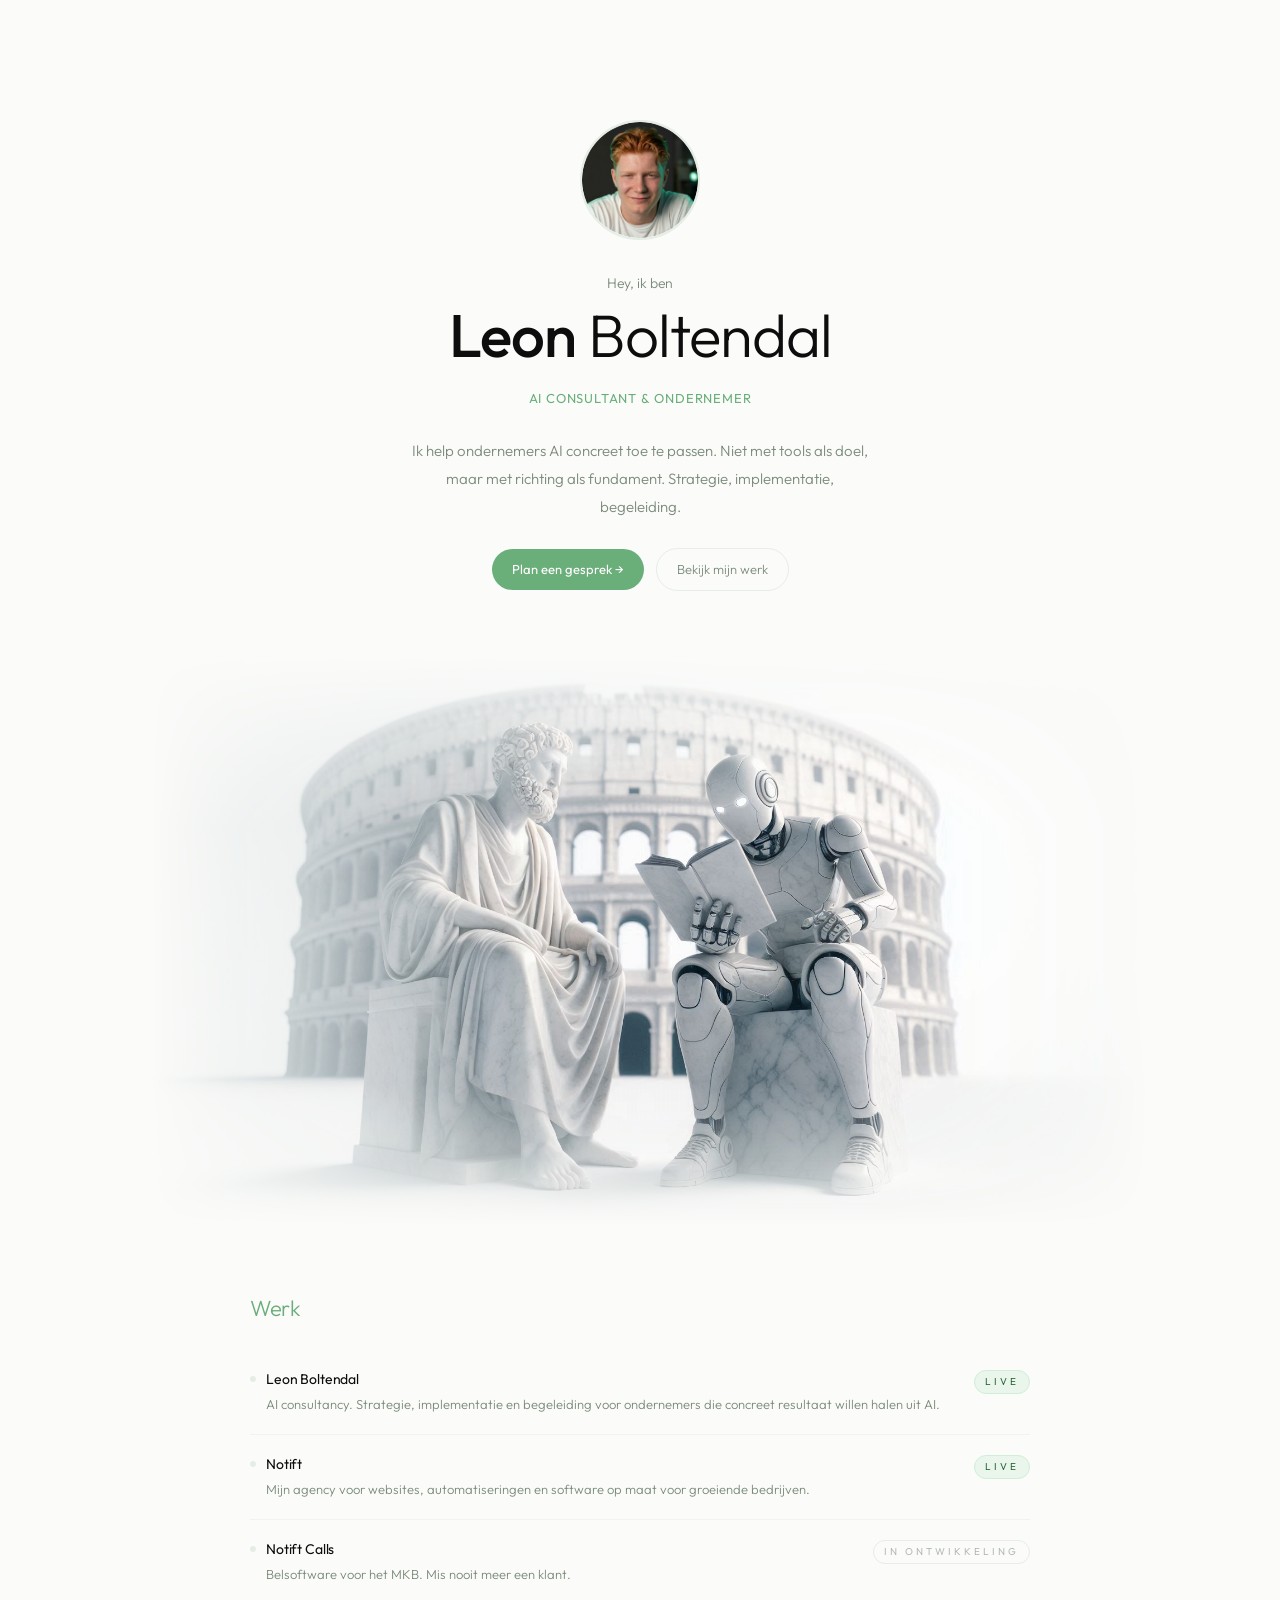
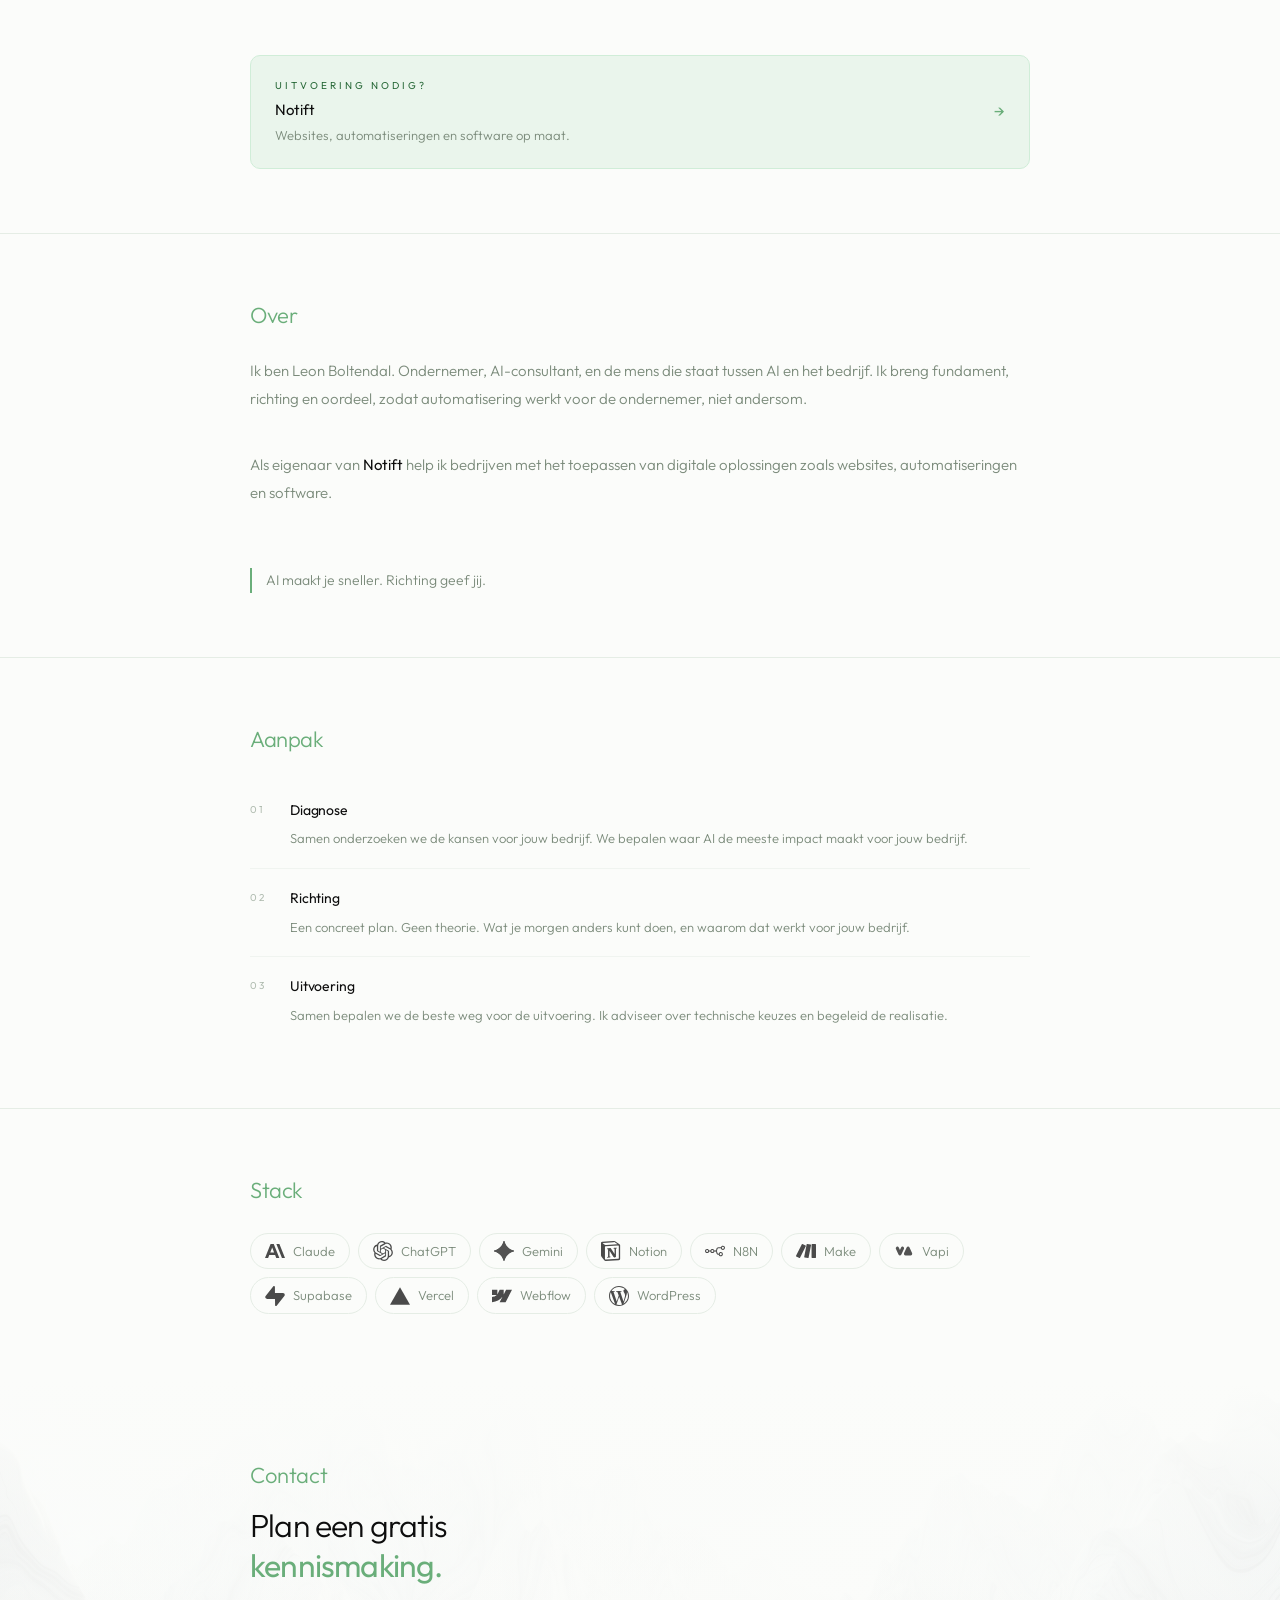
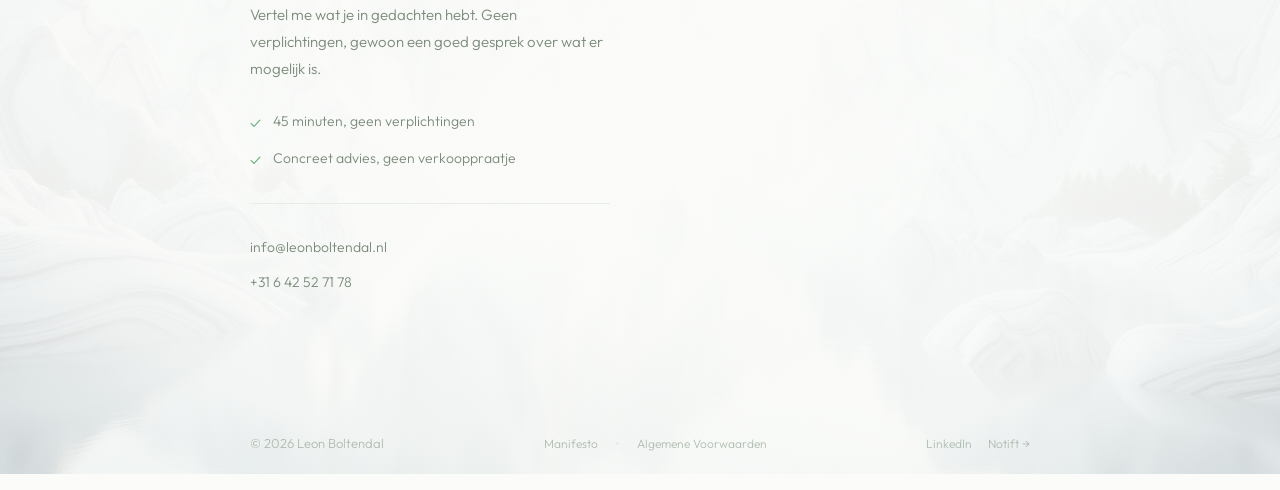
<file: voorstel/index.html>
<!DOCTYPE html>
<html lang="nl">
<head>
  <meta charset="UTF-8">
  <meta name="robots" content="noindex, nofollow">
  <meta http-equiv="refresh" content="0; url=/">
  <link rel="canonical" href="https://leonboltendal.nl/">
  <title>Leon Boltendal</title>
  <script>window.location.replace('/');</script>
</head>
<body>
  <p><a href="/">Naar leonboltendal.nl</a></p>
</body>
</html>
</file>
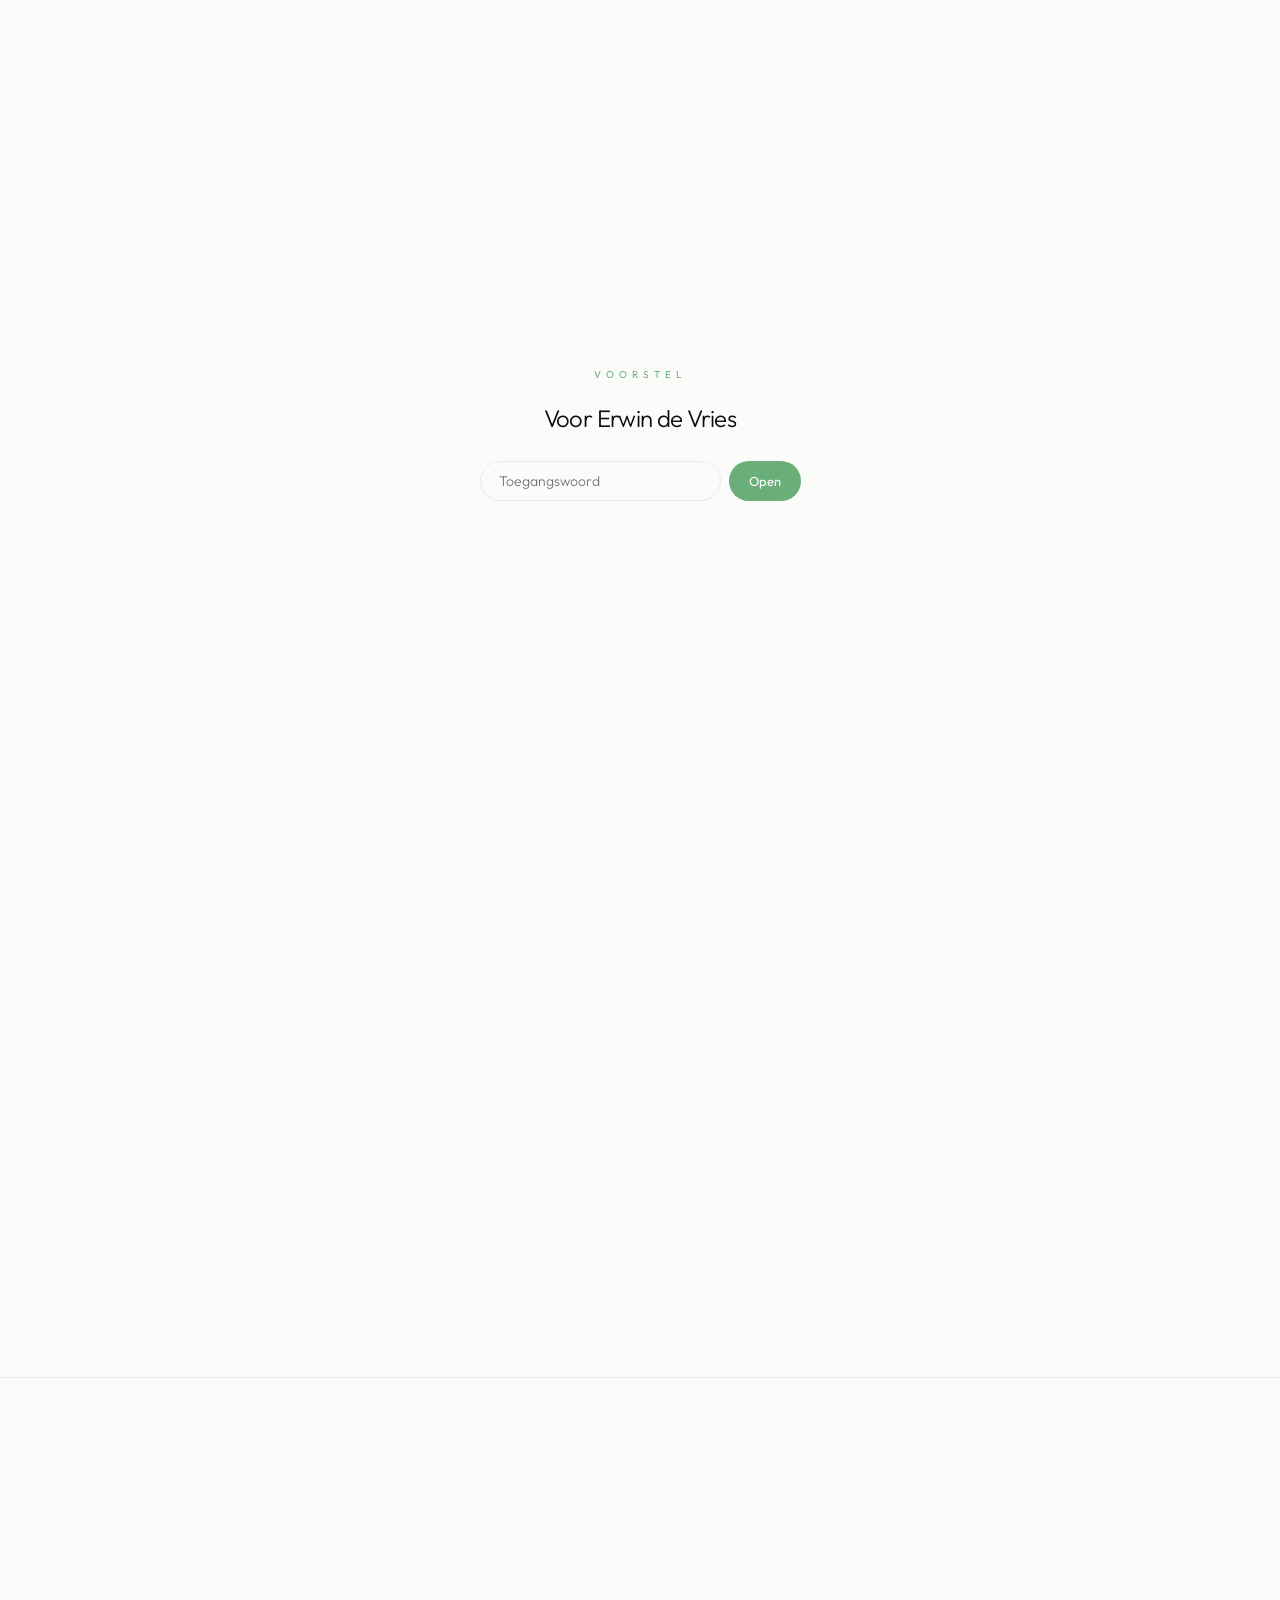
<file: voorstel/erwin-de-vries/index.html>
<!DOCTYPE html>
<html lang="nl">
<head>
  <meta charset="UTF-8">
  <meta name="viewport" content="width=device-width, initial-scale=1.0">
  <meta name="robots" content="noindex, nofollow, noarchive, nosnippet, noimageindex">
  <meta name="googlebot" content="noindex, nofollow, noarchive, nosnippet, noimageindex">
  <meta name="referrer" content="no-referrer">

  <title>Voorstel | Erwin de Vries</title>

  <link rel="icon" href="../../assets/favicon.png" type="image/png">
  <link rel="apple-touch-icon" href="../../assets/apple-touch-icon.png">

  <link rel="preconnect" href="https://fonts.googleapis.com">
  <link rel="preconnect" href="https://fonts.gstatic.com" crossorigin>
  <link href="https://fonts.googleapis.com/css2?family=Outfit:wght@200;300;400;500&display=swap" rel="stylesheet">

  <style>
    /* ════════════════════════════════════════
       Voorstel Erwin de Vries
       Huisstijl Leon Boltendal, leonboltendal.nl
       ════════════════════════════════════════ */

    *, *::before, *::after { margin: 0; padding: 0; box-sizing: border-box; }

    :root {
      --bg:             #FBFCFA;
      --ink:            #0D0D0D;
      --stone:          #7A8A7A;
      --stone-light:    #B0BCB0;
      --border:         #E5EDE5;
      --border-soft:    #F0F4F0;
      --pistache:       #6AAE7A;
      --pistache-bg:    #EAF5EC;
      --pistache-border:#D0EDD8;
      --forest:         #2A6A3A;

      /* Kleuren van Erwin, alleen als accent binnen dit voorstel */
      --edv-groen:      #78916D;
      --edv-geel:       #F5BD32;
      --edv-rood:       #ED2813;

      /* Statuskleuren, alleen voor de meting */
      --alert:          #C4553F;
      --warn:           #D9A441;

      --ease: cubic-bezier(0.16, 1, 0.3, 1);
    }

    html { scroll-behavior: smooth; }

    body {
      background: var(--bg);
      color: var(--ink);
      font-family: 'Outfit', sans-serif;
      font-size: 15px;
      line-height: 1.6;
      -webkit-font-smoothing: antialiased;
      -moz-osx-font-smoothing: grayscale;
      overflow-x: hidden;
    }

    body.is-locked { overflow: hidden; }

    img { display: block; max-width: 100%; }

    .skip-link {
      position: absolute;
      left: -9999px;
      top: -9999px;
      width: 1px;
      height: 1px;
      overflow: hidden;
      clip-path: inset(50%);
      white-space: nowrap;
      font-size: 14px;
      padding: 8px 16px;
      background: var(--bg);
      color: var(--ink);
      text-decoration: none;
      z-index: 200;
    }

    .skip-link:focus {
      position: fixed;
      top: 12px;
      left: 12px;
      width: auto;
      height: auto;
      overflow: visible;
      clip-path: none;
      border: 1px solid var(--border);
      border-radius: 6px;
    }


    /* ════════════════════════════
       TOEGANG
    ════════════════════════════ */
    .gate {
      position: fixed;
      inset: 0;
      z-index: 300;
      background: var(--bg);
      display: flex;
      align-items: center;
      justify-content: center;
      padding: 24px;
    }

    .gate[hidden] { display: none; }

    .gate-inner {
      width: 100%;
      max-width: 320px;
      text-align: center;
    }

    .gate-label {
      font-size: 10px;
      font-weight: 400;
      letter-spacing: 5px;
      text-transform: uppercase;
      color: var(--pistache);
      margin-bottom: 20px;
    }

    .gate-title {
      font-size: 24px;
      font-weight: 300;
      letter-spacing: -0.6px;
      line-height: 1.3;
      margin-bottom: 26px;
    }

    .gate-sub {
      font-size: 14px;
      font-weight: 300;
      color: var(--stone);
      line-height: 1.7;
      margin-bottom: 24px;
    }

    .gate-form {
      display: flex;
      gap: 8px;
    }

    .gate-input {
      flex: 1;
      font-family: 'Outfit', sans-serif;
      font-size: 14px;
      font-weight: 300;
      color: var(--ink);
      background: transparent;
      border: 1px solid var(--border);
      border-radius: 100px;
      padding: 10px 18px;
      outline: none;
      transition: border-color 0.2s;
    }

    .gate-input:focus { border-color: var(--pistache); }

    .gate-error {
      font-size: 12px;
      font-weight: 300;
      color: var(--stone);
      margin-top: 14px;
      min-height: 18px;
    }


    /* ════════════════════════════
       ZIJNAVIGATIE
    ════════════════════════════ */
    .side-nav {
      position: fixed;
      top: 50%;
      left: 40px;
      transform: translateY(-50%);
      z-index: 50;
      display: none;
      flex-direction: column;
      gap: 2px;
    }

    .side-nav a {
      display: flex;
      align-items: center;
      gap: 10px;
      padding: 5px 0;
      font-size: 12px;
      font-weight: 300;
      color: var(--stone-light);
      text-decoration: none;
      transition: color 0.2s;
    }

    .side-nav .n {
      font-size: 10px;
      letter-spacing: 1px;
      color: var(--border);
      transition: color 0.2s;
      width: 16px;
    }

    .side-nav a:hover { color: var(--stone); }
    .side-nav a:hover .n { color: var(--stone-light); }

    .side-nav a.active { color: var(--ink); }
    .side-nav a.active .n { color: var(--pistache); }

    @media (min-width: 1180px) {
      .side-nav { display: flex; }
    }


    /* ════════════════════════════
       SECTIE LAYOUT
    ════════════════════════════ */
    .section {
      padding: 72px 0;
      border-bottom: 1px solid var(--border);
      position: relative;
      z-index: 1;
    }

    .section:last-of-type { border-bottom: none; }

    .section-row {
      display: flex;
      flex-direction: column;
      gap: 24px;
      max-width: 860px;
      margin: 0 auto;
      padding: 0 40px;
    }

    .section-head {
      display: flex;
      align-items: center;
      gap: 12px;
    }

    .section-num {
      font-size: 10px;
      font-weight: 400;
      letter-spacing: 2px;
      color: var(--stone-light);
    }

    .section-label {
      font-size: 10px;
      font-weight: 400;
      letter-spacing: 5px;
      text-transform: uppercase;
      color: var(--pistache);
    }

    .section-title {
      font-size: clamp(26px, 4vw, 34px);
      font-weight: 300;
      letter-spacing: -0.9px;
      line-height: 1.25;
      color: var(--ink);
      max-width: 26ch;
    }

    .section-title em {
      font-style: normal;
      color: var(--pistache);
      font-weight: 400;
    }

    .body-text {
      font-size: 15px;
      font-weight: 300;
      color: var(--stone);
      line-height: 1.85;
      max-width: 62ch;
    }

    .body-text + .body-text { margin-top: 20px; }

    .body-text strong {
      color: var(--ink);
      font-weight: 400;
    }

    /* ════════════════════════════
       PUNTENLIJST
    ════════════════════════════ */
    .point-list { display: flex; flex-direction: column; }

    .point {
      display: grid;
      grid-template-columns: 24px 1fr;
      gap: 0 16px;
      padding: 18px 0;
      border-bottom: 1px solid var(--border-soft);
    }

    .point:last-child { border-bottom: none; }

    .point-num {
      font-size: 10px;
      font-weight: 400;
      letter-spacing: 2px;
      color: var(--stone-light);
      padding-top: 4px;
    }

    .point-title {
      font-size: 14px;
      font-weight: 400;
      color: var(--ink);
      margin-bottom: 6px;
      letter-spacing: -0.01em;
    }

    .point-desc {
      font-size: 13px;
      font-weight: 300;
      color: var(--stone);
      line-height: 1.75;
    }


    /* ════════════════════════════
       METING
    ════════════════════════════ */
    .stat-grid {
      display: grid;
      grid-template-columns: repeat(4, 1fr);
      gap: 24px;
    }

    .stat-value {
      font-size: 32px;
      font-weight: 300;
      letter-spacing: -1.2px;
      line-height: 1;
      margin-bottom: 8px;
    }

    .stat-name {
      font-size: 11px;
      font-weight: 300;
      color: var(--stone);
      margin-bottom: 10px;
    }

    .stat-bar {
      position: relative;
      height: 4px;
      border-radius: 100px;
      background: var(--border-soft);
    }

    .stat-bar::after {
      content: '';
      position: absolute;
      top: -4px;
      bottom: -4px;
      left: 90%;
      width: 2px;
      border-radius: 2px;
      background: var(--pistache);
    }

    .stat-fill {
      position: absolute;
      inset: 0 auto 0 0;
      border-radius: 100px;
    }

    .is-alert { color: var(--alert); }
    .is-warn  { color: var(--warn); }
    .is-good  { color: var(--pistache); }

    .stat-fill.is-alert { background: var(--alert); }
    .stat-fill.is-warn  { background: var(--warn); }
    .stat-fill.is-good  { background: var(--pistache); }

    .stat-target {
      display: inline-flex;
      align-items: center;
      gap: 8px;
      font-size: 12px;
      font-weight: 300;
      color: var(--stone);
      background: var(--pistache-bg);
      border: 1px solid var(--pistache-border);
      border-radius: 100px;
      padding: 7px 14px;
    }

    .stat-target .dot {
      width: 6px;
      height: 6px;
      border-radius: 50%;
      background: var(--pistache);
    }


    /* ════════════════════════════
       INVOER EN RESULTAAT
    ════════════════════════════ */
    .flow-two {
      display: grid;
      grid-template-columns: 1fr 1fr;
      gap: 32px;
      align-items: start;
    }

    .card {
      border: 1px solid var(--border);
      border-radius: 12px;
      padding: 18px;
      background: #fff;
    }

    .card-bar {
      display: flex;
      align-items: center;
      gap: 6px;
      margin-bottom: 14px;
    }

    .card-bar .b {
      width: 6px;
      height: 6px;
      border-radius: 50%;
      background: var(--border);
    }

    .field {
      display: flex;
      align-items: baseline;
      justify-content: space-between;
      gap: 14px;
      font-size: 13px;
      font-weight: 300;
      color: var(--ink);
      padding: 10px 0;
      border-bottom: 1px solid var(--border-soft);
    }

    .field:last-of-type { border-bottom: none; }

    .field span {
      font-size: 10px;
      font-weight: 400;
      letter-spacing: 2px;
      text-transform: uppercase;
      color: var(--stone-light);
      white-space: nowrap;
    }

    .btn-mini {
      display: inline-flex;
      align-items: center;
      font-size: 12px;
      font-weight: 400;
      color: #fff;
      background: var(--pistache);
      border-radius: 100px;
      padding: 7px 16px;
      margin-top: 14px;
    }

    .result-row {
      display: flex;
      align-items: center;
      gap: 18px;
    }

    .result-date {
      font-size: 28px;
      font-weight: 300;
      letter-spacing: -1px;
      line-height: 1;
      color: var(--ink);
    }

    .result-date small {
      display: block;
      font-size: 10px;
      font-weight: 400;
      letter-spacing: 2px;
      text-transform: uppercase;
      color: var(--stone-light);
      margin-top: 6px;
    }

    .result-info { flex: 1; }

    .result-title {
      font-size: 14px;
      font-weight: 400;
      color: var(--ink);
      margin-bottom: 4px;
    }

    .result-sub {
      font-size: 12px;
      font-weight: 300;
      color: var(--stone);
    }

    .pill-ghost {
      font-size: 11px;
      font-weight: 300;
      color: var(--stone);
      border: 1px solid var(--border);
      border-radius: 100px;
      padding: 6px 12px;
      white-space: nowrap;
    }

    .flow-arrow {
      font-size: 12px;
      font-weight: 300;
      color: var(--stone-light);
      margin: 14px 0 0;
    }


    /* ════════════════════════════
       PAGINASCHETS
    ════════════════════════════ */
    .sketch-row {
      display: grid;
      grid-template-columns: 240px 1fr;
      gap: 40px;
      align-items: start;
    }

    .sketch {
      border: 1px solid var(--border);
      border-radius: 14px;
      padding: 10px;
      display: flex;
      flex-direction: column;
      gap: 8px;
      background: #fff;
    }

    .sketch-block {
      background: var(--border-soft);
      border-radius: 8px;
      padding: 12px 14px;
      display: flex;
      align-items: baseline;
      gap: 10px;
    }

    .sketch-block.is-hero {
      background: var(--pistache-bg);
      padding: 26px 14px;
    }

    .sketch-n {
      font-size: 9px;
      font-weight: 400;
      letter-spacing: 1.5px;
      color: var(--stone-light);
    }

    .sketch-t {
      font-size: 12px;
      font-weight: 300;
      color: var(--ink);
    }

    .sketch-d {
      font-size: 11px;
      font-weight: 300;
      color: var(--stone-light);
      margin-left: auto;
    }


    /* ════════════════════════════
       FIGUUR
    ════════════════════════════ */
    figure { margin: 0; }

    figure img {
      border-radius: 10px;
      border: 1px solid var(--border);
    }

    figcaption {
      display: flex;
      justify-content: space-between;
      gap: 20px;
      flex-wrap: wrap;
      margin-top: 14px;
    }

    figcaption p {
      font-size: 13px;
      font-weight: 300;
      color: var(--stone);
      line-height: 1.75;
      max-width: 56ch;
    }

    figcaption .k {
      font-size: 10px;
      font-weight: 400;
      letter-spacing: 3px;
      text-transform: uppercase;
      color: var(--stone-light);
      white-space: nowrap;
    }


    /* ════════════════════════════
       TELEFOON
    ════════════════════════════ */
    .phone-row {
      display: grid;
      grid-template-columns: 240px 1fr;
      gap: 32px;
      align-items: center;
    }

    .phone {
      border: 1px solid var(--border);
      border-radius: 20px;
      padding: 8px;
      background: #fff;
    }

    .phone img { border-radius: 12px; }


    /* ════════════════════════════
       PRIJZEN
    ════════════════════════════ */
    .price-grid {
      display: grid;
      grid-template-columns: 1fr 1fr;
      gap: 16px;
    }

    .price {
      border: 1px solid var(--border);
      border-radius: 12px;
      padding: 24px;
      background: #fff;
      display: flex;
      flex-direction: column;
    }

    .price.is-pick {
      border-color: var(--pistache-border);
      background: var(--pistache-bg);
    }

    .price-key {
      font-size: 10px;
      font-weight: 400;
      letter-spacing: 3px;
      text-transform: uppercase;
      color: var(--stone-light);
      margin-bottom: 14px;
    }

    .price.is-pick .price-key { color: var(--forest); }

    .price-value {
      font-size: 38px;
      font-weight: 300;
      letter-spacing: -1.6px;
      line-height: 1;
      color: var(--ink);
      margin-bottom: 6px;
    }

    .price-value em {
      font-style: normal;
      font-size: 14px;
      font-weight: 300;
      letter-spacing: 0;
      color: var(--stone-light);
    }

    .price-name {
      font-size: 14px;
      font-weight: 400;
      color: var(--ink);
      margin-bottom: 14px;
    }

    .price ul {
      list-style: none;
      display: flex;
      flex-direction: column;
      gap: 7px;
    }

    .price li {
      font-size: 13px;
      font-weight: 300;
      color: var(--stone);
      line-height: 1.6;
      padding-left: 16px;
      position: relative;
    }

    .price li::before {
      content: '';
      position: absolute;
      left: 0;
      top: 8px;
      width: 5px;
      height: 5px;
      border-radius: 50%;
      background: var(--pistache);
    }

    .price-note {
      display: flex;
      align-items: baseline;
      justify-content: space-between;
      gap: 20px;
      flex-wrap: wrap;
      border-top: 1px solid var(--border);
      padding-top: 20px;
      margin-top: 4px;
    }


    /* ════════════════════════════
       AFSLUITING
    ════════════════════════════ */
    .sign-row {
      display: grid;
      grid-template-columns: 96px 1fr;
      gap: 24px;
      align-items: center;
    }

    .sign-photo {
      width: 96px;
      height: 96px;
      border-radius: 50%;
      border: 1px solid var(--border);
      object-fit: cover;
    }

    .sign-img {
      width: 180px;
      height: auto;
      opacity: 0.85;
      margin-bottom: 22px;
    }

    .sign-name {
      font-size: 14px;
      font-weight: 400;
      color: var(--ink);
      margin-bottom: 8px;
    }

    .sign-contact {
      display: flex;
      flex-direction: column;
      gap: 4px;
      font-size: 13px;
      font-weight: 300;
      color: var(--stone);
    }

    .sign-contact a {
      color: var(--stone);
      text-decoration: none;
      transition: color 0.2s;
    }

    .sign-contact a:hover { color: var(--ink); }


    /* ════════════════════════════
       KLEURSTALEN
    ════════════════════════════ */
    .swatch-row {
      display: flex;
      gap: 10px;
      flex-wrap: wrap;
    }

    .swatch {
      width: 96px;
    }

    .swatch-block {
      height: 56px;
      border-radius: 8px;
      margin-bottom: 8px;
    }

    .swatch-hex {
      font-family: ui-monospace, SFMono-Regular, Menlo, monospace;
      font-size: 10px;
      font-weight: 300;
      letter-spacing: 1px;
      color: var(--stone-light);
    }

    .caption {
      font-size: 12px;
      font-weight: 300;
      color: var(--stone-light);
      line-height: 1.7;
    }


    .quote {
      border-left: 2px solid var(--pistache);
      padding-left: 14px;
      font-size: 14px;
      font-weight: 300;
      color: var(--stone);
      line-height: 1.75;
    }


    /* ════════════════════════════
       INTRO
    ════════════════════════════ */
    .intro-section {
      padding: 120px 0 72px;
      border-bottom: none;
    }

    .intro-inner {
      max-width: 860px;
      margin: 0 auto;
      padding: 0 40px;
      text-align: center;
      display: flex;
      flex-direction: column;
      align-items: center;
    }

    .intro-tag {
      font-size: 10px;
      font-weight: 400;
      letter-spacing: 5px;
      text-transform: uppercase;
      color: var(--pistache);
      margin-bottom: 26px;
    }

    .intro-title {
      font-size: clamp(34px, 6vw, 52px);
      font-weight: 300;
      color: var(--ink);
      letter-spacing: -1.4px;
      line-height: 1.12;
      margin-bottom: 20px;
    }

    .intro-sub {
      font-size: 15px;
      font-weight: 300;
      color: var(--stone);
      line-height: 1.85;
      max-width: 480px;
      margin-bottom: 28px;
    }

    .intro-actions {
      display: flex;
      align-items: center;
      gap: 12px;
      flex-wrap: wrap;
      justify-content: center;
    }

    .btn-primary {
      display: inline-flex;
      align-items: center;
      gap: 6px;
      font-family: 'Outfit', sans-serif;
      font-size: 13px;
      font-weight: 400;
      color: white;
      background: var(--pistache);
      border: none;
      cursor: pointer;
      padding: 10px 20px;
      border-radius: 100px;
      text-decoration: none;
      transition: opacity 0.2s;
    }

    .btn-primary:hover { opacity: 0.82; }


    /* ════════════════════════════
       META
    ════════════════════════════ */
    .meta-row {
      display: grid;
      grid-template-columns: repeat(4, 1fr);
      gap: 20px;
      max-width: 860px;
      margin: 56px auto 0;
      padding: 28px 40px 0;
      border-top: 1px solid var(--border);
      text-align: left;
    }

    .meta-key {
      font-size: 10px;
      font-weight: 400;
      letter-spacing: 3px;
      text-transform: uppercase;
      color: var(--stone-light);
      margin-bottom: 6px;
    }

    .meta-val {
      font-size: 14px;
      font-weight: 300;
      color: var(--ink);
    }


    /* ════════════════════════════
       FOOTER
    ════════════════════════════ */
    .footer { padding: 40px 0 48px; }

    .footer-inner {
      max-width: 860px;
      margin: 0 auto;
      padding: 0 40px;
      display: flex;
      align-items: center;
      justify-content: space-between;
      gap: 16px;
      flex-wrap: wrap;
      font-size: 12px;
      font-weight: 300;
      color: var(--stone-light);
    }

    .footer-inner a {
      color: var(--stone-light);
      text-decoration: none;
      transition: color 0.2s;
    }

    .footer-inner a:hover { color: var(--ink); }


    /* ════════════════════════════
       ANIMATIES
    ════════════════════════════ */
    .fade {
      opacity: 0;
      transform: translateY(16px);
      transition: opacity 0.6s var(--ease), transform 0.6s var(--ease);
    }

    .fade.in {
      opacity: 1;
      transform: translateY(0);
    }

    @media (prefers-reduced-motion: reduce) {
      .fade { opacity: 1; transform: none; transition: none; }
      html { scroll-behavior: auto; }
    }


    /* ════════════════════════════
       RESPONSIVE
    ════════════════════════════ */
    @media (max-width: 860px) {
      .price-grid { grid-template-columns: 1fr; }
      .flow-two { grid-template-columns: 1fr; gap: 24px; }
      .sketch-row { grid-template-columns: 1fr; gap: 28px; }
      .sketch { max-width: 260px; }
      .stat-grid { grid-template-columns: repeat(2, 1fr); gap: 28px 24px; }
      .phone-row { grid-template-columns: 1fr; gap: 24px; }
      .phone { max-width: 240px; }
    }

    @media (max-width: 700px) {
      .section-row { padding: 0 24px; }
      .intro-inner { padding: 0 24px; }
      .footer-inner { padding: 0 24px; }
      .intro-section { padding: 88px 0 56px; }
      .meta-row {
        grid-template-columns: repeat(2, 1fr);
        padding: 28px 24px 0;
        gap: 20px 16px;
      }
    }
  </style>
</head>
<body class="is-locked">

<!-- ══ TOEGANG ══════════════════════════════ -->
<div class="gate" id="gate">
  <div class="gate-inner">
    <div class="gate-label">Voorstel</div>
    <p class="gate-title">Voor Erwin de Vries</p>
    <form class="gate-form" id="gate-form">
      <input type="password" class="gate-input" id="gate-input" placeholder="Toegangswoord" autocomplete="off" aria-label="Toegangswoord">
      <button type="submit" class="btn-primary">Open</button>
    </form>
    <p class="gate-error" id="gate-error" role="status"></p>
  </div>
</div>

<a href="#idee" class="skip-link">Naar inhoud</a>

<!-- ══ ZIJNAVIGATIE ══════════════════════════════ -->
<nav class="side-nav" id="side-nav" aria-label="Secties">
  <a href="#top"><span class="n">00</span>Start</a>
  <a href="#idee"><span class="n">01</span>Het idee</a>
  <a href="#nu"><span class="n">02</span>Huidige situatie</a>
  <a href="#website"><span class="n">03</span>De website</a>
  <a href="#agenda"><span class="n">04</span>Agenda</a>
  <a href="#muziek"><span class="n">05</span>Muziek en teksten</a>
  <a href="#shop"><span class="n">06</span>Webshop</a>
  <a href="#richtingen"><span class="n">07</span>Andere richtingen</a>
  <a href="#investering"><span class="n">08</span>Investering</a>
  <a href="#slot"><span class="n">09</span>Tot slot</a>
</nav>

<main>

<!-- ══ INTRO ══════════════════════════════ -->
<div class="intro-section" id="top">
  <div class="intro-inner">

    <div class="intro-tag fade">Voorstel</div>

    <h1 class="intro-title fade" data-delay="60">
      Website transformatie<br>voor Erwin de Vries
    </h1>

    <p class="intro-sub fade" data-delay="120">
      Eén overzichtelijke plek waar je muziek, je agenda, je teksten
      en je shop samenkomen. Op maat gebouwd, geen sjabloon.
    </p>

    <div class="intro-actions fade" data-delay="180">
      <a href="#idee" class="btn-primary">Bekijk het voorstel →</a>
    </div>

  </div>

  <div class="meta-row fade" data-delay="240">
    <div>
      <div class="meta-key">Voor</div>
      <div class="meta-val">Erwin de Vries</div>
    </div>
    <div>
      <div class="meta-key">Van</div>
      <div class="meta-val">Leon Boltendal</div>
    </div>
    <div>
      <div class="meta-key">Datum</div>
      <div class="meta-val">3 september 2026</div>
    </div>
    <div>
      <div class="meta-key">Oplevering</div>
      <div class="meta-val">Binnen 2 weken</div>
    </div>
  </div>
</div>


<!-- ══ 01 HET IDEE ══════════════════════════════ -->
<section id="idee" class="section">
  <div class="section-row">

    <div class="section-head fade">
      <span class="section-num">01</span>
      <h2 class="section-label">Het idee</h2>
    </div>

    <h3 class="section-title fade" data-delay="60">
      Wat er in de zaal gebeurt,<br>gebeurt online <em>nog niet.</em>
    </h3>

    <div class="fade" data-delay="120">
      <p class="body-text">
        Van een huiskamer met dertig mensen tot een theaterzaal: het werkt omdat er iemand staat.
        Een verhaal, een taal die dichtbij komt, en een zaal die stil wordt op het juiste moment.
      </p>
      <p class="body-text">
        Online blijft daar weinig van over. Een agenda, een paar knoppen, een formulier.
        Dat is geen podium, dat is een prikbord.
      </p>
      <p class="body-text">
        De website mag dezelfde eerste indruk maken als de eerste minuut van een optreden.
        Je weet meteen wie er staat en waar het over gaat. Daarna kun je zo diep gaan als je zelf wil:
        een lied luisteren, een tekst lezen, een datum zoeken, een cd bestellen.
      </p>
      <p class="body-text">
        En dat alles op één pagina, in een volgorde die klopt. Wie binnenkomt hoeft niets uit te zoeken.
        Dat is geen concessie aan het idee, dat is het idee.
      </p>
    </div>

    <div class="fade" data-delay="180" style="margin-top: 12px;">
      <div class="swatch-row">
        <div class="swatch">
          <div class="swatch-block" style="background: var(--edv-groen);"></div>
          <div class="swatch-hex">#78916D</div>
        </div>
        <div class="swatch">
          <div class="swatch-block" style="background: var(--edv-geel);"></div>
          <div class="swatch-hex">#F5BD32</div>
        </div>
        <div class="swatch">
          <div class="swatch-block" style="background: var(--edv-rood);"></div>
          <div class="swatch-hex">#ED2813</div>
        </div>
      </div>
      <p class="caption" style="margin-top: 14px;">
        Kleurrijk, maar met rust eromheen. Deze drie dragen de site,
        zwart-wit fotografie doet de rest.
      </p>
    </div>

  </div>
</section>


<!-- ══ 02 HUIDIGE SITUATIE ══════════════════════════════ -->
<section id="nu" class="section">
  <div class="section-row">

    <div class="section-head fade">
      <span class="section-num">02</span>
      <h2 class="section-label">Huidige situatie</h2>
    </div>

    <h3 class="section-title fade" data-delay="60">
      Er staat al veel goeds.<br>Het <em>zit alleen vast.</em>
    </h3>

    <div class="fade" data-delay="120">
      <p class="body-text">
        De fotografie is sterk en de teksten zijn goed. En je hebt iets wat bijna geen
        andere artiest heeft: een eigen taal. Die Groningse identiteit is je grootste
        onderscheid, alleen komt hij er nu nog lang niet overal uit.
        Dat is het waardevolle deel, dat gaat mee en dat gaat harder meedoen.
      </p>
      <p class="body-text">
        Wat eronder zit, werkt niet meer mee. Vier dingen vallen op.
      </p>
    </div>

    <div class="point-list fade" data-delay="180">

      <div class="point">
        <span class="point-num">01</span>
        <div>
          <div class="point-title">Aanpassen kost te veel moeite</div>
          <p class="point-desc">
            De site draait op WordPress met een flinke stapel plug-ins eromheen.
            Een datum wijzigen gaat via schermen die niet voor jou gemaakt zijn,
            en op een telefoon is het bijna niet te doen. Juist onderweg,
            als er een optreden bij komt, werkt het het slechtst.
          </p>
        </div>
      </div>

      <div class="point">
        <span class="point-num">02</span>
        <div>
          <div class="point-title">Op de telefoon valt het uit elkaar</div>
          <p class="point-desc">
            Het menu is er niet, teksten lopen buiten het scherm en een knop als
            "Bestel hier" kan zo klein worden dat je hem nauwelijks ziet staan.
            De meeste bezoekers komen via social media en dus via hun telefoon.
            Dit soort onderdelen moeten er gewoon uit.
          </p>
        </div>
      </div>

      <div class="point">
        <span class="point-num">03</span>
        <div>
          <div class="point-title">De site is traag</div>
          <p class="point-desc">
            Op een telefoon duurt het bijna vijftien seconden voordat het hoofdbeeld
            in beeld staat. Dat komt doordat elke pagina bijna 5 MB aan bestanden
            binnenhaalt, waarvan 3,5 MB alleen aan foto's op volle grootte.
            Daar bovenop laden tientallen losse stijl- en scriptbestanden van de plug-ins.
            Zolang die stapel er is, blijft de site langzaam.
          </p>
        </div>
      </div>

      <div class="point">
        <span class="point-num">04</span>
        <div>
          <div class="point-title">Het overzicht ontbreekt</div>
          <p class="point-desc">
            Alles staat verspreid over losse pagina's, zonder duidelijke volgorde.
            Wie een datum, een lied of een cd zoekt, moet gokken waar het staat.
            Dat is precies wat een one-pager oplost.
          </p>
        </div>
      </div>

    </div>

    <div class="fade" data-delay="240" style="margin-top: 20px;">
      <div class="stat-grid">
        <div>
          <div class="stat-value is-alert">30</div>
          <div class="stat-name">Prestaties</div>
          <div class="stat-bar"><span class="stat-fill is-alert" style="width: 30%"></span></div>
        </div>
        <div>
          <div class="stat-value is-warn">80</div>
          <div class="stat-name">Toegankelijkheid</div>
          <div class="stat-bar"><span class="stat-fill is-warn" style="width: 80%"></span></div>
        </div>
        <div>
          <div class="stat-value is-alert">31</div>
          <div class="stat-name">Praktische tips</div>
          <div class="stat-bar"><span class="stat-fill is-alert" style="width: 31%"></span></div>
        </div>
        <div>
          <div class="stat-value is-good">100</div>
          <div class="stat-name">Vindbaarheid</div>
          <div class="stat-bar"><span class="stat-fill is-good" style="width: 100%"></span></div>
        </div>
      </div>

      <p class="caption" style="margin-top: 18px;">
        Meting van Google, op een telefoon. Het groene streepje is de norm: 90.
        Vertaald: je site laat bezoekers te lang wachten, is lastig te bedienen
        en is technisch achterstallig.
      </p>

      <p class="body-text" style="margin-top: 12px;">
        Mensen vinden je wel. De ervaring op de site bepaalt of ze blijven of wegklikken.
      </p>

      <div style="margin-top: 18px;">
        <span class="stat-target"><span class="dot"></span>Na de transformatie staan alle vier boven de 90</span>
      </div>
    </div>

    <div class="phone-row fade" data-delay="300" style="margin-top: 20px;">
      <div class="phone">
        <img src="assets/huidige-hero-mobiel.png" alt="De huidige homepage op een telefoon: het beeld loopt buiten het scherm en de tekst is nauwelijks leesbaar" loading="lazy">
      </div>
      <div>
        <p class="body-text">
          Dit is het eerste wat een bezoeker op zijn telefoon ziet.
          Het beeld loopt buiten het scherm, de tekst is niet te lezen
          en de bestelknop valt weg. Het gaat mis op de plek waar je
          maar één keer een eerste indruk maakt.
        </p>
      </div>
    </div>

  </div>
</section>


<!-- ══ 03 DE WEBSITE ══════════════════════════════ -->
<section id="website" class="section">
  <div class="section-row">

    <div class="section-head fade">
      <span class="section-num">03</span>
      <h2 class="section-label">De website</h2>
    </div>

    <h3 class="section-title fade" data-delay="60">
      Eén pagina die je van boven<br>naar beneden <em>uitleest.</em>
    </h3>

    <div class="sketch-row fade" data-delay="120">

      <div class="sketch">
        <div class="sketch-block is-hero">
          <span class="sketch-n">01</span>
          <span class="sketch-t">Hero</span>
        </div>
        <div class="sketch-block">
          <span class="sketch-n">02</span>
          <span class="sketch-t">Agenda</span>
        </div>
        <div class="sketch-block">
          <span class="sketch-n">03</span>
          <span class="sketch-t">Over Erwin</span>
        </div>
        <div class="sketch-block">
          <span class="sketch-n">04</span>
          <span class="sketch-t">Grunnegs woordenboek</span>
        </div>
        <div class="sketch-block">
          <span class="sketch-n">05</span>
          <span class="sketch-t">Liedjes in opdracht</span>
        </div>
        <div class="sketch-block">
          <span class="sketch-n">06</span>
          <span class="sketch-t">Shop</span>
        </div>
        <div class="sketch-block">
          <span class="sketch-n">07</span>
          <span class="sketch-t">Contact</span>
        </div>
      </div>

      <div>
        <p class="body-text">
          De homepage is geen inhoudsopgave. Je scrolt er doorheen en je hebt het gehad:
          wie er staat, wanneer hij speelt, wat hij schrijft en wat er te koop is.
        </p>
        <p class="body-text">
          Wie meer wil, klikt door vanuit zo'n blok. Het Grunnegs woordenboek is daarbij de ingang
          naar de muziek. Daarin staat niet alleen wat een woord betekent, maar ook de gedachte
          erachter: waarom dat woord in dat lied staat en wat je ermee bedoelde.
          Van daaruit loopt het door naar de tekst, het nummer en het album, zodat er langzaam
          een catalogus van je werk ontstaat in plaats van een stapel losse pagina's.
        </p>
        <p class="body-text">
          De volgorde hiernaast ligt nog niet vast. Of de agenda boven het stuk over jezelf komt
          of eronder, bepalen we zodra de inhoud er ligt. De blokken zelf blijven hetzelfde.
        </p>
      </div>

    </div>

    <figure class="fade" data-delay="240" style="margin-top: 20px;">
      <img src="assets/hero-warm.png" alt="Concept voor de bovenkant van de homepage, met de Martinitoren, een handgeschreven notitie en de kop Kom even luisteren" loading="lazy">
      <figcaption>
        <p>
          Een concept, geen ontwerp. Het laat zien welke richting mogelijk is:
          de Martinitoren, het Groninger landschap, de gitaar en de blote voeten op het podium.
          Geen bannerfoto met een menubalk erboven, maar een beeld dat verder niemand kan hebben.
        </p>
        <span class="k">Concept · niet definitief</span>
      </figcaption>
    </figure>

  </div>
</section>


<!-- ══ 04 AGENDA ══════════════════════════════ -->
<section id="agenda" class="section">
  <div class="section-row">

    <div class="section-head fade">
      <span class="section-num">04</span>
      <h2 class="section-label">Agenda</h2>
    </div>

    <h3 class="section-title fade" data-delay="60">
      Een optreden erbij,<br>ook <em>vanaf je telefoon.</em>
    </h3>

    <div class="fade" data-delay="120">
      <p class="body-text">
        Een agenda is alleen wat waard als hij klopt. En hij klopt alleen als bijwerken
        net zo makkelijk gaat als een appje sturen, op het moment dat de datum bekend wordt.
      </p>
      <p class="body-text">
        Je krijgt daarom een eigen scherm waarin je een optreden invoert.
        Je vult in wat er bekend is, je slaat op, en het staat er meteen netjes op.
        Geen mail naar mij, geen wachten. Dat scherm werkt gewoon op een telefoon,
        want daar gebeurt het meestal.
      </p>
    </div>

    <div class="flow-two fade" data-delay="180">

      <div>
        <div class="meta-key">Wat jij invult</div>
        <div class="card" style="margin-top: 12px;">
          <div class="card-bar"><span class="b"></span><span class="b"></span><span class="b"></span></div>
          <div class="field">12 oktober 2026 <span>Datum</span></div>
          <div class="field">Groningen, De Oosterpoort <span>Plaats en zaal</span></div>
          <div class="field">20:30 <span>Tijd</span></div>
          <div class="field">€ 15,00 <span>Prijs</span></div>
          <div class="field">tickets.nl/erwin <span>Ticketlink</span></div>
          <span class="btn-mini">Opslaan</span>
        </div>
      </div>

      <div>
        <div class="meta-key">Wat er op de site komt</div>
        <div class="card" style="margin-top: 12px;">
          <div class="result-row">
            <div class="result-date">12<small>Okt</small></div>
            <div class="result-info">
              <div class="result-title">De Oosterpoort, Groningen</div>
              <p class="result-sub">20:30 · € 15,00</p>
            </div>
            <span class="pill-ghost">Tickets →</span>
          </div>
        </div>
        <p class="flow-arrow">Voorbeeld met verzonnen gegevens.</p>
      </div>

    </div>

    <div class="fade" data-delay="240">
      <p class="body-text">
        Wat er in dat scherm staat, bepalen we samen. Omdat de site helemaal zelf gebouwd wordt
        en niet uit een pakket komt, zit je nergens aan vast. Wil je later ook je eigen teksten,
        een prijs in de shop of een foto op de homepage kunnen wijzigen, dan zetten we dat er
        gewoon bij. Alleen de dingen die je echt zelf wil doen, en niets meer, zodat het scherm
        overzichtelijk blijft.
      </p>
      <p class="body-text">
        Hoe de agenda er vervolgens uitziet, ligt nog open. Twee richtingen hieronder.
        Ook wat er met een optreden gebeurt dat geweest is, kiezen we later:
        verdwijnen, of blijven staan zodat je ziet hoeveel je speelt.
      </p>
    </div>

    <figure class="fade" data-delay="300" style="margin-top: 8px;">
      <img src="assets/agenda-lijst.png" alt="Concept voor de agenda als lijst met grote datumcijfers" loading="lazy">
      <figcaption>
        <p>Als lijst: grote datums, alles in één oogopslag, rustig om doorheen te lopen.</p>
        <span class="k">Concept · niet definitief</span>
      </figcaption>
    </figure>

    <figure class="fade" data-delay="60" style="margin-top: 20px;">
      <img src="assets/agenda-tijdlijn.png" alt="Concept voor de agenda als horizontale tijdlijn met kaarten en foto's" loading="lazy">
      <figcaption>
        <p>Of als tijdlijn met foto's erbij. Speelser, en leuker zodra er veel op de planning staat.</p>
        <span class="k">Concept · niet definitief</span>
      </figcaption>
    </figure>

  </div>
</section>


<!-- ══ 05 MUZIEK EN TEKSTEN ══════════════════════════════ -->
<section id="muziek" class="section">
  <div class="section-row">

    <div class="section-head fade">
      <span class="section-num">05</span>
      <h2 class="section-label">Muziek en teksten</h2>
    </div>

    <h3 class="section-title fade" data-delay="60">
      De muziek in het midden,<br>niet <em>onderaan.</em>
    </h3>

    <div class="fade" data-delay="120">
      <p class="body-text">
        Het werk zelf hoort de hoofdrol te hebben. Niet als bijlage onder de agenda,
        maar als het deel waar je het langst blijft hangen.
      </p>
    </div>

    <div class="point-list fade" data-delay="180">

      <div class="point">
        <span class="point-num">01</span>
        <div>
          <div class="point-title">De liedteksten</div>
          <p class="point-desc">
            Alle teksten kunnen mee. Elke tekst krijgt zijn eigen plek, met het nummer erbij,
            zodat je kunt luisteren terwijl je meeleest. Iemand die op een regel zoekt,
            komt zo rechtstreeks bij jou uit.
          </p>
        </div>
      </div>

      <div class="point">
        <span class="point-num">02</span>
        <div>
          <div class="point-title">De albums</div>
          <p class="point-desc">
            Bij elkaar op één plek, met de hoezen erbij en een speler als je dat wil.
            Wat er nu verspreid staat, staat straks als één overzicht bij elkaar.
          </p>
        </div>
      </div>

      <div class="point">
        <span class="point-num">03</span>
        <div>
          <div class="point-title">Het Grunnegs woordenboek</div>
          <p class="point-desc">
            Tien tot vijftien woorden uit je liedjes, met wat ze betekenen en waarom ze
            daar staan. Voor iemand uit Groningen is dat herkenning, voor iemand van buiten
            is het precies de reden om te blijven lezen. En het is het soort onderdeel
            dat geen enkele andere artiestensite heeft.
          </p>
        </div>
      </div>

    </div>

    <figure class="fade" data-delay="240" style="margin-top: 8px;">
      <img src="assets/woordenboek.png" alt="Concept voor het Grunnegs woordenboek, een overzicht van woorden uit de liedjes" loading="lazy">
      <figcaption>
        <p>
          Een eerste beeld bij het woordenboek. Hoe het er precies uit komt te zien
          en hoeveel woorden erin gaan, bepalen we samen.
        </p>
        <span class="k">Concept · niet definitief</span>
      </figcaption>
    </figure>

  </div>
</section>


<!-- ══ 06 WEBSHOP ══════════════════════════════ -->
<section id="shop" class="section">
  <div class="section-row">

    <div class="section-head fade">
      <span class="section-num">06</span>
      <h2 class="section-label">Webshop</h2>
    </div>

    <h3 class="section-title fade" data-delay="60">
      Verkopen zonder dat iemand<br>de site <em>hoeft te verlaten.</em>
    </h3>

    <div class="fade" data-delay="120">
      <p class="body-text">
        Voor nu zijn dat de cd's en het t-shirt. Een kleine winkel, en dat is precies genoeg.
        Belangrijker is wat het straks moet doen: als het boek er is, hoeft er niets
        opgetuigd te worden. Dan zet je het erin en het staat er.
      </p>
      <p class="body-text">
        Daarom bouwen we hem nu, en niet pas bij de lancering. Een winkel die al een tijdje
        draait en waarin al eens iets besteld is, werkt op de dag dat het moet.
      </p>
      <p class="body-text">
        De shop hoort bij de site. Dezelfde wereld, dezelfde toon, geen aparte omgeving waar
        bezoekers ineens in een ander ontwerp belanden. Bestellen en betalen gaat zoals
        iedereen dat gewend is.
      </p>
      <p class="body-text">
        Voor het boek kunnen we daarnaast vooraf een wachtlijst openen. Mensen laten weten
        dat ze hem willen, en jij weet ruim voor de lancering hoe groot de eerste vraag
        ongeveer is. Dat scheelt gokken, en op dag één heb je meteen een lijst mensen
        die erop zitten te wachten.
      </p>
    </div>

    <div class="fade" data-delay="180">
      <span class="stat-target"><span class="dot"></span>Wachtlijst voor het boek, zodat je weet wat er aankomt</span>
    </div>

  </div>
</section>


<!-- ══ 07 ANDERE RICHTINGEN ══════════════════════════════ -->
<section id="richtingen" class="section">
  <div class="section-row">

    <div class="section-head fade">
      <span class="section-num">07</span>
      <h2 class="section-label">Andere richtingen</h2>
    </div>

    <h3 class="section-title fade" data-delay="60">
      Dezelfde site kan er<br>heel anders <em>uitzien.</em>
    </h3>

    <div class="fade" data-delay="120">
      <p class="body-text">
        Het beeld hiervoor is één richting, niet de enige. Hieronder een paar andere opties,
        zodat je ziet hoe ver het uit elkaar kan liggen. Allemaal concepten. We kiezen samen
        een richting en die werk ik daarna uit.
      </p>
    </div>

    <figure class="fade" data-delay="180">
      <img src="assets/hero-editorial.png" alt="Concept voor een rustige, typografische bovenkant met veel wit" loading="lazy">
      <figcaption>
        <p>Rustiger en typografisch: je naam doet het werk, veel wit, één sterke foto ernaast.</p>
        <span class="k">Concept · niet definitief</span>
      </figcaption>
    </figure>

    <figure class="fade" data-delay="60" style="margin-top: 20px;">
      <img src="assets/hero-koraal.png" alt="Concept met dezelfde opbouw maar uitgevoerd in kleur" loading="lazy">
      <figcaption>
        <p>Dezelfde opbouw, maar dan in kleur. Zo kan de site later ook per album of seizoen van jas wisselen.</p>
        <span class="k">Concept · niet definitief</span>
      </figcaption>
    </figure>

    <figure class="fade" data-delay="60" style="margin-top: 20px;">
      <img src="assets/in-opdracht.png" alt="Concept met kladpapier en polaroidfoto's voor liedjes in opdracht" loading="lazy">
      <figcaption>
        <p>Voor liedjes in opdracht, waarin mensen een lied kunnen aanvragen voor een bijzondere gelegenheid. Een pagina die eruitziet als het werk zelf: kladpapier, foto's die scheef hangen, aantekeningen.</p>
        <span class="k">Concept · niet definitief</span>
      </figcaption>
    </figure>

    <figure class="fade" data-delay="60" style="margin-top: 20px;">
      <img src="assets/contact.png" alt="Concept voor contact in een paar korte stappen" loading="lazy">
      <figcaption>
        <p>Contact in een paar korte stappen in plaats van een lang formulier. Een aanvraag komt zo compleet binnen en je weet meteen waar het over gaat.</p>
        <span class="k">Concept · niet definitief</span>
      </figcaption>
    </figure>

  </div>
</section>


<!-- ══ 08 INVESTERING ══════════════════════════════ -->
<section id="investering" class="section">
  <div class="section-row">

    <div class="section-head fade">
      <span class="section-num">08</span>
      <h2 class="section-label">Investering</h2>
    </div>

    <h3 class="section-title fade" data-delay="60">
      Twee opties.<br>Verder <em>geen kleine lettertjes.</em>
    </h3>

    <div class="price-grid fade" data-delay="120">

      <div class="price">
        <div class="price-key">Eenmalig</div>
        <div class="price-value">€650 <em>excl.</em></div>
        <div class="price-name">De website</div>
        <ul>
          <li>Eén overzichtelijke pagina met alles erop</li>
          <li>Agenda die je zelf bijhoudt, ook op je telefoon</li>
          <li>Liedteksten, albums en het Grunnegs woordenboek</li>
          <li>Contact en aanvragen op één plek</li>
          <li>Ontwerp en bouw, volledig op maat</li>
        </ul>
      </div>

      <div class="price is-pick">
        <div class="price-key">Eenmalig · met webshop</div>
        <div class="price-value">€850 <em>excl.</em></div>
        <div class="price-name">De website met webshop</div>
        <ul>
          <li>Alles uit de eerste optie</li>
          <li>Webshop voor de cd's en het t-shirt</li>
          <li>Bestellen en betalen zoals mensen gewend zijn</li>
          <li>Klaar voor het boek, zonder later verbouwen</li>
          <li>Wachtlijst om de vraag vooraf te peilen</li>
        </ul>
      </div>

    </div>

    <div class="price-note fade" data-delay="180">
      <p class="body-text" style="max-width: 46ch;">
        Hosting: €25 excl. p/m. Daarmee staat de site online en kun je zelf aanpassingen
        blijven doen. De hosting wordt ingericht op wat deze site nodig heeft, niet op een
        standaardpakket. Daar komt de snelheid voor een groot deel vandaan.
      </p>
      <span class="stat-target"><span class="dot"></span>Oplevering binnen 2 weken</span>
    </div>

  </div>
</section>


<!-- ══ 09 TOT SLOT ══════════════════════════════ -->
<section id="slot" class="section">
  <div class="section-row">

    <div class="section-head fade">
      <span class="section-num">09</span>
      <h2 class="section-label">Tot slot</h2>
    </div>

    <h3 class="section-title fade" data-delay="60">
      Zullen we <em>beginnen?</em>
    </h3>

    <div class="fade" data-delay="120">
      <p class="body-text">
        Wat er in een zaal gebeurt, kun je niet namaken. Wel kun je zorgen dat iemand
        die je daarna opzoekt hetzelfde gevoel krijgt, in plaats van een pagina die blijft laden.
      </p>
    </div>

    <div class="fade" data-delay="180">
      <img src="../../assets/LeonStiftTransparant.webp" alt="Handtekening Leon Boltendal" class="sign-img">
      <div class="sign-row">
        <img src="../../assets/leon.webp" alt="Leon Boltendal" class="sign-photo">
        <div>
          <div class="sign-name">Leon Boltendal</div>
          <div class="sign-contact">
            <a href="mailto:info@leonboltendal.nl">info@leonboltendal.nl</a>
            <a href="tel:+31642527178">+31 6 42 52 71 78</a>
          </div>
        </div>
      </div>
    </div>

  </div>
</section>

</main>

<!-- ══ FOOTER ══════════════════════════════ -->
<footer class="footer">
  <div class="footer-inner fade">
    <span>Voorstel voor Erwin de Vries · <span id="year"></span> Leon Boltendal</span>
    <span>Beelden in dit voorstel zijn concepten, geen definitief ontwerp.</span>
    <a href="#top">Terug naar boven ↑</a>
  </div>
</footer>


<!-- ══ SCRIPTS ══════════════════════════════ -->
<script>
(function () {
  'use strict';

  /* ── Toegang ── */
  var PASSWORD = 'aigenhaimer';
  var KEY = 'edv-voorstel';

  var gate = document.getElementById('gate');
  var gateForm = document.getElementById('gate-form');
  var gateInput = document.getElementById('gate-input');
  var gateError = document.getElementById('gate-error');

  function unlock() {
    gate.hidden = true;
    document.body.classList.remove('is-locked');
    start();
  }

  try {
    if (sessionStorage.getItem(KEY) === 'ok') unlock();
  } catch (e) {}

  gateForm.addEventListener('submit', function (e) {
    e.preventDefault();
    if (gateInput.value.trim().toLowerCase() === PASSWORD) {
      try { sessionStorage.setItem(KEY, 'ok'); } catch (e) {}
      unlock();
    } else {
      gateError.textContent = 'Dat woord klopt niet. Probeer het nog eens.';
      gateInput.value = '';
      gateInput.focus();
    }
  });

  /* ── Pagina ── */
  var started = false;

  function start() {
    if (started) return;
    started = true;

    var prefersReducedMotion = window.matchMedia('(prefers-reduced-motion: reduce)').matches;

    if (!prefersReducedMotion) {

      document.querySelectorAll('.intro-section .fade').forEach(function (el, i) {
        setTimeout(function () { el.classList.add('in'); }, 60 + i * 90);
      });

      var io = new IntersectionObserver(function (entries) {
        entries.forEach(function (entry) {
          if (!entry.isIntersecting) return;
          var delay = parseInt(entry.target.dataset.delay || 0);
          setTimeout(function () { entry.target.classList.add('in'); }, delay);
          io.unobserve(entry.target);
        });
      }, { threshold: 0.05, rootMargin: '0px 0px -20px 0px' });

      document.querySelectorAll('.fade:not(.in)').forEach(function (el) { io.observe(el); });

    } else {
      document.querySelectorAll('.fade').forEach(function (el) { el.classList.add('in'); });
    }

    /* ── Actieve sectie in de zijnavigatie ── */
    var links = Array.prototype.slice.call(document.querySelectorAll('.side-nav a'));
    var targets = links.map(function (a) { return document.querySelector(a.getAttribute('href')); });

    function setActive() {
      var pos = window.scrollY + window.innerHeight * 0.35;
      var current = 0;
      targets.forEach(function (t, i) {
        if (t && t.offsetTop <= pos) current = i;
      });
      links.forEach(function (a, i) { a.classList.toggle('active', i === current); });
    }

    var ticking = false;
    window.addEventListener('scroll', function () {
      if (ticking) return;
      ticking = true;
      window.requestAnimationFrame(function () { setActive(); ticking = false; });
    }, { passive: true });
    setActive();
  }

  var year = document.getElementById('year');
  if (year) year.textContent = new Date().getFullYear();
}());
</script>

</body>
</html>
</file>
<file: css/style.css>
/* ════════════════════════════════════════
   Leon Boltendal, leonboltendal.nl
   ════════════════════════════════════════ */

*, *::before, *::after {
  margin: 0;
  padding: 0;
  box-sizing: border-box;
}

:root {
  --bg:             #FBFCFA;
  --ink:            #0D0D0D;
  --stone:          #7A8A7A;
  --stone-light:    #B0BCB0;
  --border:         #E5EDE5;
  --border-soft:    #F0F4F0;
  --pistache:       #6AAE7A;
  --pistache-bg:    #EAF5EC;
  --pistache-border:#D0EDD8;
  --forest:         #2A6A3A;

  --ease: cubic-bezier(0.16, 1, 0.3, 1);
}

html { scroll-behavior: smooth; }

.skip-link {
  position: absolute;
  left: -9999px;
  top: -9999px;
  width: 1px;
  height: 1px;
  overflow: hidden;
  clip: rect(0, 0, 0, 0);
  clip-path: inset(50%);
  white-space: nowrap;
  font-size: 14px;
  padding: 8px 16px;
  background: var(--bg);
  color: var(--ink);
  text-decoration: none;
  z-index: 200;
}

.skip-link:focus {
  position: fixed;
  top: 12px;
  left: 12px;
  width: auto;
  height: auto;
  overflow: visible;
  clip: auto;
  clip-path: none;
  border: 1px solid var(--border);
  border-radius: 6px;
}

body {
  background: var(--bg);
  color: var(--ink);
  font-family: 'Outfit', sans-serif;
  font-size: 15px;
  line-height: 1.6;
  -webkit-font-smoothing: antialiased;
  -moz-osx-font-smoothing: grayscale;
  overflow-x: hidden;
}


/* ════════════════════════════
   FOTO HEADER
════════════════════════════ */
.photo-header {
  width: 100vw;
  position: relative;
  left: 50%;
  transform: translateX(-50%);
  margin-top: 0;
  pointer-events: none;
  overflow: hidden;
}

.photo-header img {
  display: block;
  width: 100%;
  max-width: 1000px;
  height: auto;
  margin: 0 auto;
  border-radius: 48px;
  mask-image:
    linear-gradient(to bottom, rgba(0,0,0,0) 0%, rgba(0,0,0,1) 30%, rgba(0,0,0,1) 75%, rgba(0,0,0,0) 100%),
    linear-gradient(to right,  rgba(0,0,0,0) 0%, rgba(0,0,0,1) 48%, rgba(0,0,0,1) 72%, rgba(0,0,0,0) 100%);
  mask-composite: intersect;
  -webkit-mask-image:
    linear-gradient(to bottom, rgba(0,0,0,0) 0%, rgba(0,0,0,1) 30%, rgba(0,0,0,1) 75%, rgba(0,0,0,0) 100%),
    linear-gradient(to right,  rgba(0,0,0,0) 0%, rgba(0,0,0,1) 48%, rgba(0,0,0,1) 72%, rgba(0,0,0,0) 100%);
  -webkit-mask-composite: source-in;
}


/* ════════════════════════════
   SECTIE LAYOUT
════════════════════════════ */
.section {
  padding: 64px 0;
  border-bottom: 1px solid var(--border);
  position: relative;
  z-index: 1;
}

.section:last-of-type { border-bottom: none; }

.section-row {
  display: flex;
  flex-direction: column;
  gap: 24px;
  max-width: 860px;
  margin: 0 auto;
  padding: 0 40px;
}

.section-label {
  font-size: 22px;
  font-weight: 300;
  letter-spacing: -0.4px;
  color: var(--pistache);
  text-transform: none;
}


/* ════════════════════════════
   INTRO
════════════════════════════ */
.intro-section {
  padding: 120px 0 64px;
  border-bottom: none;
  position: relative;
  z-index: 1;
}

.intro-avatar {
  width: 120px;
  height: 120px;
  border-radius: 50%;
  border: 2px solid var(--border);
  margin-bottom: 32px;
  flex-shrink: 0;
  object-fit: cover;
  display: block;
}

.intro-greeting {
  font-size: 14px;
  font-weight: 300;
  color: var(--stone);
  letter-spacing: -0.01em;
  margin-bottom: 8px;
}

.intro-tag {
  font-size: 13px;
  font-weight: 400;
  color: var(--pistache);
  text-transform: uppercase;
  letter-spacing: 0.8px;
  margin-top: 0;
  margin-bottom: 28px;
}

.intro-inner {
  max-width: 860px;
  margin: 0 auto;
  padding: 0 40px;
  text-align: center;
  display: flex;
  flex-direction: column;
  align-items: center;
}

.intro-name {
  font-size: clamp(40px, 7vw, 60px);
  font-weight: 300;
  color: var(--ink);
  letter-spacing: -1px;
  line-height: 1.1;
  margin-bottom: 20px;
}

.intro-name strong { font-weight: 500; }

.intro-bio {
  font-size: 15px;
  font-weight: 300;
  color: var(--stone);
  line-height: 1.85;
  max-width: 460px;
  margin-bottom: 28px;
}

.intro-bio strong {
  color: var(--ink);
  font-weight: 400;
}

.intro-actions {
  display: flex;
  align-items: center;
  gap: 12px;
  flex-wrap: wrap;
}

.btn-primary {
  display: inline-flex;
  align-items: center;
  gap: 6px;
  font-family: 'Outfit', sans-serif;
  font-size: 13px;
  font-weight: 400;
  color: white;
  background: var(--pistache);
  padding: 10px 20px;
  border-radius: 100px;
  text-decoration: none;
  transition: opacity 0.2s;
}

.btn-primary:hover { opacity: 0.82; }

.btn-ghost {
  display: inline-flex;
  align-items: center;
  font-family: 'Outfit', sans-serif;
  font-size: 13px;
  font-weight: 300;
  color: var(--stone);
  border: 1px solid var(--border);
  padding: 10px 20px;
  border-radius: 100px;
  text-decoration: none;
  transition: color 0.2s, border-color 0.2s;
}

.btn-ghost:hover {
  color: var(--ink);
  border-color: var(--stone-light);
}


/* ════════════════════════════
   WERK
════════════════════════════ */
.work-list { display: flex; flex-direction: column; }

.work-item {
  display: grid;
  grid-template-columns: 1fr auto;
  align-items: start;
  gap: 16px;
  padding: 18px 0;
  border-bottom: 1px solid var(--border-soft);
  text-decoration: none;
  transition: none;
}

.work-item:last-child { border-bottom: none; }

.work-title {
  font-size: 14px;
  font-weight: 400;
  color: var(--ink);
  margin-bottom: 4px;
  letter-spacing: -0.01em;
  display: flex;
  align-items: center;
  gap: 10px;
}

.work-dot {
  width: 6px;
  height: 6px;
  border-radius: 50%;
  background: var(--border);
  flex-shrink: 0;
  transition: background 0.2s;
}

.work-item:hover .work-dot { background: var(--pistache); }

.work-desc {
  font-size: 13px;
  font-weight: 300;
  color: var(--stone);
  line-height: 1.65;
  padding-left: 16px;
}

.badge {
  font-size: 10px;
  font-weight: 400;
  letter-spacing: 3px;
  text-transform: uppercase;
  padding: 3px 10px;
  border-radius: 100px;
  white-space: nowrap;
  margin-top: 2px;
}

.badge-live {
  background: var(--pistache-bg);
  color: var(--forest);
  border: 1px solid var(--pistache-border);
}

.badge-dev {
  color: var(--stone-light);
  border: 1px solid var(--border);
}


/* ════════════════════════════
   OVER
════════════════════════════ */
.about-text {
  font-size: 15px;
  font-weight: 300;
  color: var(--stone);
  line-height: 1.85;
  margin-bottom: 14px;
}

.about-text:last-child { margin-bottom: 0; }

.about-text strong {
  color: var(--ink);
  font-weight: 400;
}

.quote {
  border-left: 2px solid var(--pistache);
  padding-left: 14px;
  margin-top: 24px;
  font-size: 14px;
  font-weight: 300;
  color: var(--stone);
  line-height: 1.75;
}


/* ════════════════════════════
   AANPAK
════════════════════════════ */
.aanpak-list { display: flex; flex-direction: column; }

.aanpak-item {
  display: grid;
  grid-template-columns: 24px 1fr;
  gap: 0 16px;
  padding: 18px 0;
  border-bottom: 1px solid var(--border-soft);
}

.aanpak-item:last-child { border-bottom: none; }

.aanpak-num {
  font-size: 10px;
  font-weight: 400;
  letter-spacing: 2px;
  color: var(--stone-light);
  padding-top: 3px;
}

.aanpak-title {
  font-size: 14px;
  font-weight: 400;
  color: var(--ink);
  margin-bottom: 6px;
  letter-spacing: -0.01em;
}

.aanpak-desc {
  font-size: 13px;
  font-weight: 300;
  color: var(--stone);
  line-height: 1.75;
}


/* ════════════════════════════
   STACK
════════════════════════════ */
.stack-grid {
  display: flex;
  flex-wrap: wrap;
  gap: 8px;
}

.stack-pill {
  display: flex;
  align-items: center;
  gap: 8px;
  font-size: 13px;
  font-weight: 300;
  color: var(--stone);
  border: 1px solid var(--border);
  padding: 7px 14px;
  border-radius: 100px;
  transition: border-color 0.2s, color 0.2s;
  cursor: default;
}

.stack-pill:hover {
  border-color: var(--pistache-border);
  color: var(--ink);
}

.stack-logo {
  width: 20px;
  height: 20px;
  object-fit: contain;
  opacity: 0.7;
  transition: opacity 0.2s;
  filter: grayscale(100%);
}

.stack-pill:hover .stack-logo {
  opacity: 1;
  filter: grayscale(0%);
}


/* ════════════════════════════
   NOTIFT BRIDGE
════════════════════════════ */
.bridge-card {
  display: flex;
  align-items: center;
  justify-content: space-between;
  gap: 20px;
  background: var(--pistache-bg);
  border: 1px solid var(--pistache-border);
  border-radius: 10px;
  padding: 22px 24px;
  text-decoration: none;
  transition: border-color 0.2s;
  margin-top: 28px;
}

.bridge-card:hover { border-color: var(--pistache); }

.bridge-eyebrow {
  font-size: 10px;
  font-weight: 400;
  letter-spacing: 3px;
  text-transform: uppercase;
  color: var(--forest);
  margin-bottom: 4px;
}

.bridge-name {
  font-size: 15px;
  font-weight: 400;
  color: var(--ink);
  margin-bottom: 3px;
}

.bridge-desc {
  font-size: 13px;
  font-weight: 300;
  color: var(--stone);
}

.bridge-arrow {
  font-size: 16px;
  color: var(--pistache);
  flex-shrink: 0;
  transition: transform 0.2s;
}

.bridge-card:hover .bridge-arrow { transform: translateX(4px); }


/* ════════════════════════════
   CONTACT
════════════════════════════ */
.contact-section {
  padding: 80px 0 0 0;
  position: relative;
  background-position: center bottom;
  background-repeat: no-repeat;
  background-size: cover;
  background-attachment: scroll;
}

.contact-section::before {
  content: '';
  position: absolute;
  top: 0;
  left: 0;
  right: 0;
  bottom: 0;
  background:
    linear-gradient(to bottom, rgba(251, 252, 250, 1) 0%, rgba(251, 252, 250, 0) 40%),
    radial-gradient(ellipse at center, rgba(251, 252, 250, 1) 0%, rgba(251, 252, 250, 0.7) 70%, rgba(251, 252, 250, 0.1) 100%),
    linear-gradient(to top, rgba(250, 252, 250, 0.7) 0%, rgba(250, 252, 250, 0.8) 50%, rgba(250, 252, 250, 0.85) 100%);
  pointer-events: none;
  z-index: 0;
}

.contact-section > * {
  position: relative;
  z-index: 1;
}

.contact-grid {
  display: grid;
  grid-template-columns: 1fr 1fr;
  gap: 60px;
  align-items: start;
}

.contact-left {
  display: flex;
  flex-direction: column;
}

.contact-title {
  font-size: clamp(24px, 4vw, 32px);
  font-weight: 300;
  color: var(--ink);
  letter-spacing: -0.8px;
  line-height: 1.25;
  margin-bottom: 16px;
  margin-top: 12px;
}

.contact-title em {
  font-style: normal;
  color: var(--pistache);
  font-weight: 400;
}

.contact-sub {
  font-size: 15px;
  font-weight: 300;
  color: var(--stone);
  line-height: 1.8;
  margin-bottom: 28px;
}

.contact-meta {
  display: flex;
  flex-direction: column;
  gap: 12px;
}

.contact-meta-item {
  display: flex;
  align-items: flex-start;
  gap: 12px;
  font-size: 14px;
  font-weight: 300;
  color: var(--stone);
  line-height: 1.6;
}

.contact-meta-item span:first-child {
  color: var(--pistache);
  font-weight: 400;
  flex-shrink: 0;
  margin-top: 2px;
}

.contact-meta-item a {
  color: var(--stone);
  text-decoration: none;
  transition: color 0.2s;
}

.contact-meta-item a:hover {
  color: var(--ink);
}


/* ════════════════════════════
   FOOTER
════════════════════════════ */
.contact-section .footer-inner {
  max-width: none;
  width: 100%;
  padding: 36px 0 44px;
  margin-left: 0;
  margin-right: 0;
}

.footer-inner {
  max-width: 860px;
  margin: 0 auto;
  padding: 0 40px;
  display: flex;
  align-items: center;
  justify-content: space-between;
  flex-wrap: wrap;
  gap: 12px;
}

.footer-name {
  font-size: 13px;
  font-weight: 300;
  color: var(--stone-light);
}

.footer-name span { color: var(--pistache); }

.footer-mid {
  display: flex;
  align-items: center;
  gap: 18px;
}

.footer-mid a {
  font-size: 12px;
  font-weight: 300;
  color: var(--stone-light);
  text-decoration: none;
  transition: color 0.2s;
}

.footer-mid a:hover { color: var(--ink); }

.footer-mid .dot {
  width: 3px;
  height: 3px;
  border-radius: 50%;
  background: var(--border);
}

.footer-socials {
  display: flex;
  gap: 16px;
}

.footer-socials a {
  font-size: 12px;
  font-weight: 300;
  color: var(--stone-light);
  text-decoration: none;
  transition: color 0.2s;
}

.footer-socials a:hover { color: var(--ink); }


/* ════════════════════════════
   MANIFESTO
════════════════════════════ */
.manifesto-header {
  padding: 120px 0 48px;
}

.manifesto-header-inner {
  max-width: 860px;
  margin: 0 auto;
  padding: 0 40px;
}

.manifesto-back,
.av-back {
  display: inline-flex;
  align-items: center;
  gap: 6px;
  font-size: 13px;
  font-weight: 300;
  color: var(--stone);
  text-decoration: none;
  margin-bottom: 32px;
  transition: color 0.2s;
}

.manifesto-back:hover,
.av-back:hover { color: var(--ink); }

.manifesto-title {
  font-size: clamp(28px, 5vw, 40px);
  font-weight: 300;
  letter-spacing: -0.8px;
  color: var(--ink);
  margin-bottom: 0;
}

.manifesto-body {
  max-width: 860px;
  margin: 0 auto;
  padding: 0 40px 100px;
}

.manifesto-section {
  margin-bottom: 120px;
}

.manifesto-section:last-child { margin-bottom: 0; }

.manifesto-lead {
  font-size: clamp(24px, 4.5vw, 32px);
  font-weight: 300;
  color: var(--pistache);
  line-height: 1.35;
  letter-spacing: -0.8px;
  margin-bottom: 40px;
}

.manifesto-lead strong {
  font-weight: 500;
}

.manifesto-text {
  font-size: 18px;
  font-weight: 300;
  color: var(--stone);
  line-height: 1.85;
  margin-bottom: 32px;
}

.manifesto-text strong {
  color: var(--ink);
  font-weight: 500;
}

.manifesto-text em {
  color: var(--pistache);
  font-style: normal;
}

.manifesto-list {
  margin: 60px 0;
  border-left: 1px solid var(--border-soft);
  padding-left: 32px;
  list-style: none;
}

.manifesto-list-item {
  margin-bottom: 40px;
}

.manifesto-list-item:last-child { margin-bottom: 0; }

.manifesto-list-title {
  display: block;
  font-size: 18px;
  font-weight: 500;
  color: var(--ink);
  margin-bottom: 8px;
}

.manifesto-list-desc {
  font-size: 17px;
  font-weight: 300;
  color: var(--stone);
  line-height: 1.7;
}

.manifesto-signature {
  margin-top: 80px;
}

.signature-img {
  width: 200px;
  height: auto;
  opacity: 0.85;
  display: block;
}


/* ════════════════════════════
   ALGEMENE VOORWAARDEN
════════════════════════════ */
.av-header {
  padding: 120px 0 48px;
  border-bottom: 1px solid var(--border);
}

.av-header-inner {
  max-width: 860px;
  margin: 0 auto;
  padding: 0 40px;
}

.av-title {
  font-size: clamp(28px, 5vw, 40px);
  font-weight: 300;
  letter-spacing: -0.8px;
  color: var(--ink);
  margin-bottom: 12px;
}

.av-meta {
  font-size: 13px;
  font-weight: 300;
  color: var(--stone-light);
}

.av-body {
  max-width: 860px;
  margin: 0 auto;
  padding: 0 40px;
}

.av-article {
  padding: 36px 0;
  border-bottom: 1px solid var(--border-soft);
}

.av-article:last-child { border-bottom: none; }

.av-article-title {
  font-size: 14px;
  font-weight: 400;
  color: var(--pistache);
  letter-spacing: -0.01em;
  margin-bottom: 12px;
}

.av-article-num {
  font-size: 10px;
  font-weight: 400;
  letter-spacing: 2px;
  color: var(--stone-light);
  text-transform: uppercase;
  margin-bottom: 4px;
}

.av-article p {
  font-size: 14px;
  font-weight: 300;
  color: var(--stone);
  line-height: 1.85;
  margin-bottom: 10px;
}

.av-article p:last-child { margin-bottom: 0; }

.av-article ul {
  list-style: none;
  padding: 0;
  margin: 0;
  display: flex;
  flex-direction: column;
  gap: 6px;
}

.av-article ul li {
  font-size: 14px;
  font-weight: 300;
  color: var(--stone);
  line-height: 1.75;
  padding-left: 16px;
  position: relative;
}

.av-article ul li::before {
  content: '';
  position: absolute;
  left: 0;
  top: 10px;
  width: 4px;
  height: 4px;
  border-radius: 50%;
  background: var(--border);
}

.av-footer {
  padding: 80px 0 0 0;
  position: relative;
  background-position: center bottom;
  background-repeat: no-repeat;
  background-size: cover;
  background-attachment: scroll;
}

.av-footer::before {
  content: '';
  position: absolute;
  top: 0;
  left: 0;
  right: 0;
  bottom: 0;
  background:
    linear-gradient(to bottom, rgba(251, 252, 250, 1) 0%, rgba(251, 252, 250, 0) 40%),
    radial-gradient(ellipse at center, rgba(251, 252, 250, 1) 0%, rgba(251, 252, 250, 0.7) 70%, rgba(251, 252, 250, 0.1) 100%),
    linear-gradient(to top, rgba(250, 252, 250, 0.7) 0%, rgba(250, 252, 250, 0.8) 50%, rgba(250, 252, 250, 0.85) 100%);
  pointer-events: none;
  z-index: 0;
}

.av-footer > * {
  position: relative;
  z-index: 1;
}


/* ════════════════════════════
   ANIMATIES
════════════════════════════ */
.fade {
  opacity: 0;
  transform: translateY(16px);
  transition: opacity 0.6s var(--ease), transform 0.6s var(--ease);
}

.fade.in {
  opacity: 1;
  transform: translateY(0);
}

.photo-header img.fade {
  transform: translateY(16px) translateX(10px);
}

.photo-header img.fade.in {
  transform: translateY(0) translateX(10px);
}

@media (prefers-reduced-motion: reduce) {
  .fade { opacity: 1; transform: none; transition: none; }
}


/* ════════════════════════════
   RESPONSIVE
════════════════════════════ */
@media (max-width: 700px) {
  .section-row { padding: 0 24px; }
  .intro-inner { padding: 0 24px; }
  .footer-inner { padding: 0 24px; }
  .contact-grid {
    grid-template-columns: 1fr;
    gap: 40px;
  }
  .manifesto-header-inner { padding: 0 24px; }
  .manifesto-body { padding: 0 24px 60px; }
  .manifesto-list { padding-left: 20px; }
  .signature-img { width: 160px; }
  .av-header-inner { padding: 0 24px; }
  .av-body { padding: 0 24px; }
}
</file>
